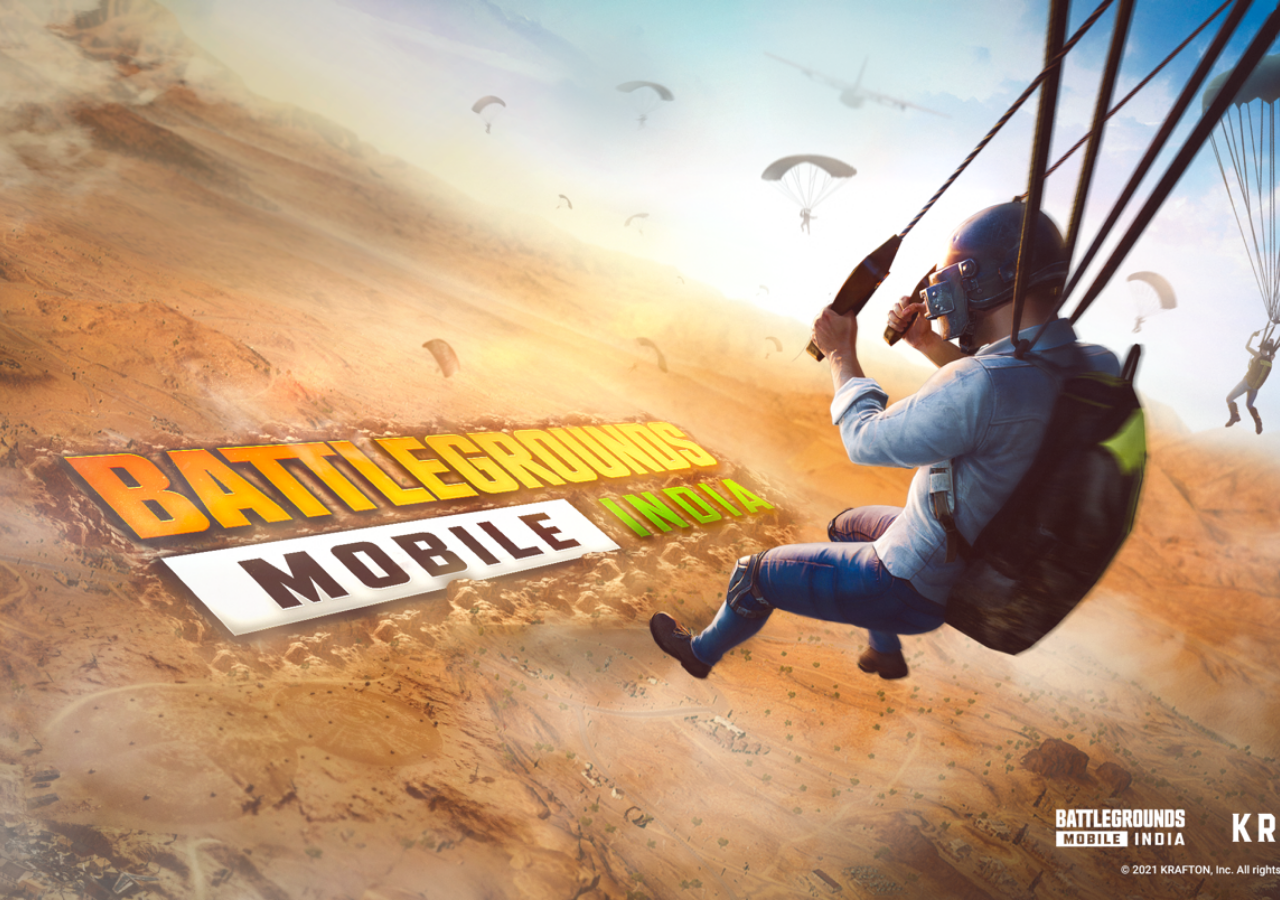
<file: Battle_Grounds/index.html>
<!DOCTYPE html>
<html lang="en">
  <head>
    <meta charset="UTF-8" />
    <meta http-equiv="X-UA-Compatible" content="IE=edge" />
    <meta name="viewport" content="width=device-width, initial-scale=1.0" />
    <title>Battle Grounds</title>
    <link rel="icon" href="./assets/aim_red.png" />
    <link rel="stylesheet" href="style.css" />
  </head>
  <body>
    <section>
      <audio class="audio" src="./assets/sound.wav" autostart="false"></audio>
    </section>

    <script src="./index.js"></script>
  </body>
</html>
</file>
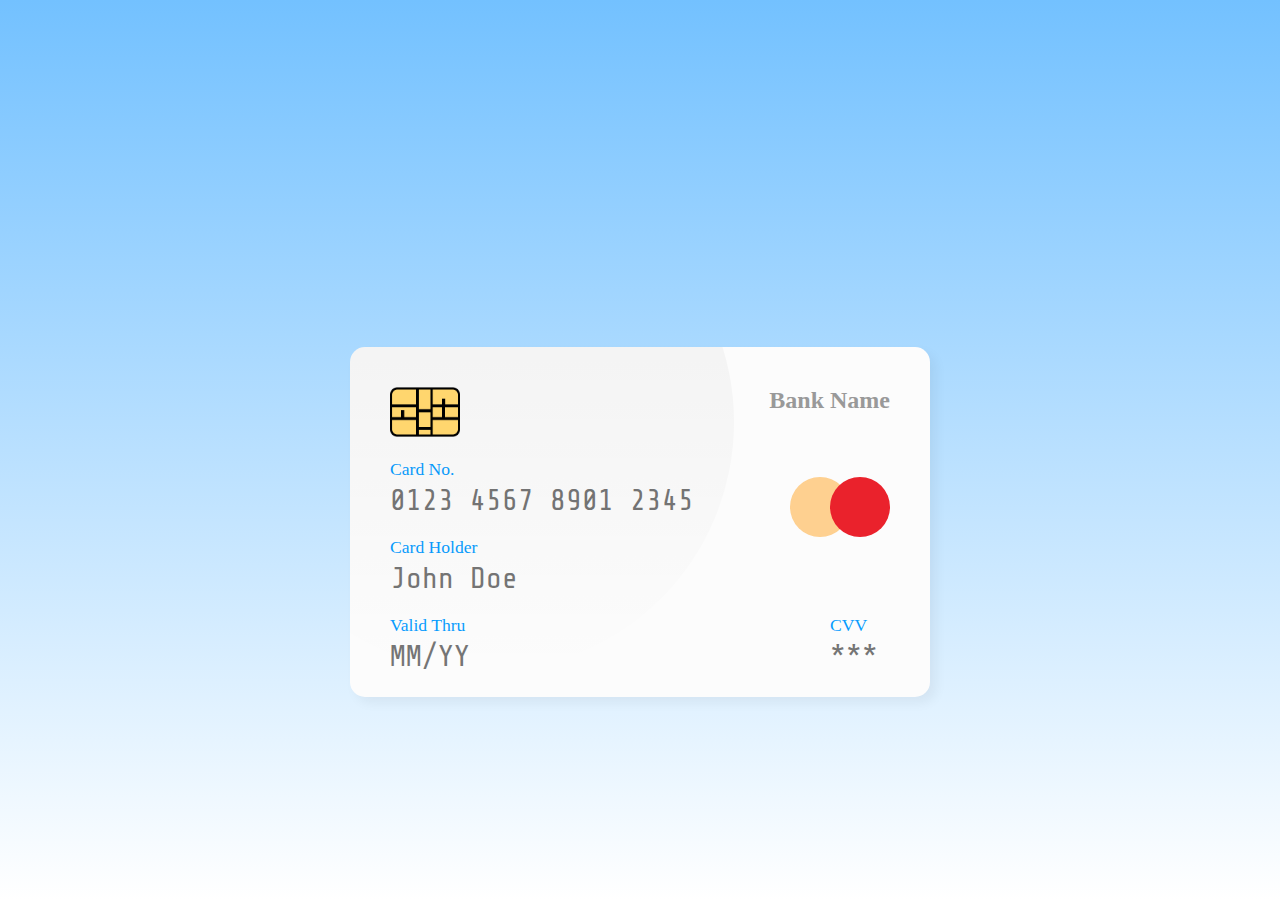
<file: Checkout_Form/index.html>
<!DOCTYPE html>
<html lang="en">
  <head>
    <meta charset="UTF-8" />
    <meta http-equiv="X-UA-Compatible" content="IE=edge" />
    <meta name="viewport" content="width=device-width, initial-scale=1.0" />
    <title>Payment Form UI Design</title>

    <link rel="stylesheet" href="style.css" />
  </head>
  <body>
    <div class="payment">
      <div class="background"></div>
      <div class="cart">
        <img class="chip" src="./chip.png" alt="" />
        <div class="logo"></div>
        <h2 class="bankName" contenteditable="true">Bank Name</h2>
        <form action="">
          <div class="inputBox">
            <span>Card No.</span>
            <input
              type="text"
              placeholder="0123 4567 8901 2345"
              maxlength="19"
            />
          </div>
          <div class="inputBox">
            <span>Card Holder</span>
            <input type="text" placeholder="John Doe" />
          </div>
          <div class="group">
            <div class="inputBox">
              <span>Valid Thru</span>
              <input type="text" placeholder="MM/YY" maxlength="5" />
            </div>
            <div class="inputBox">
              <span>CVV</span>
              <input type="password" placeholder="***" maxlength="3" />
            </div>
          </div>
        </form>
      </div>
      <button>Confirm and Pay</button>
    </div>
  </body>
</html>
</file>
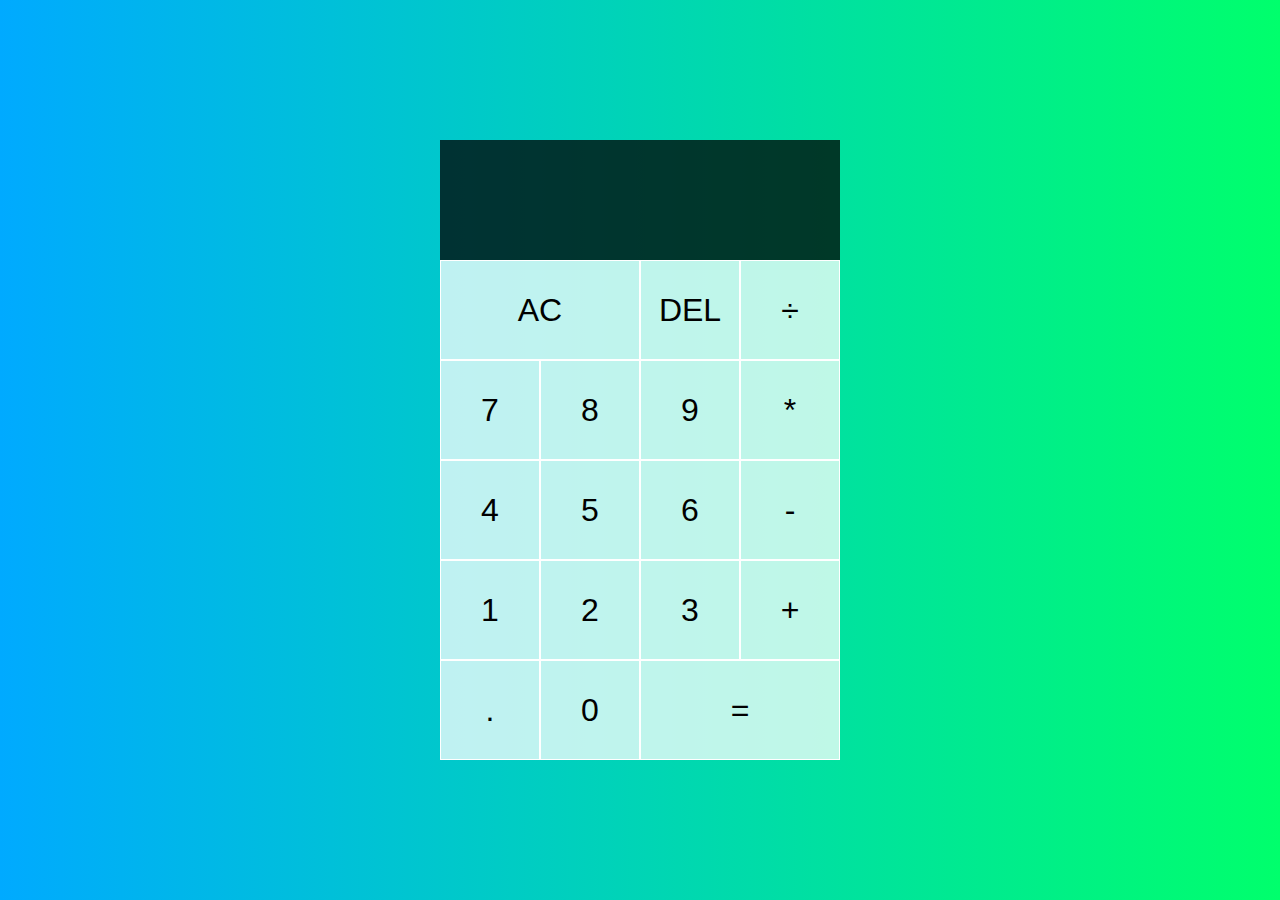
<file: JS_Calculator/index.html>
<!DOCTYPE html>
<html lang="en">

<head>
    <meta charset="UTF-8">
    <meta name="viewport" content="width=device-width, initial-scale=1.0">
    <title>Calculator</title>
    <link href="style.css" rel="stylesheet">
    <script src="script.js" defer></script>
</head>

<body>
    <div class="calculator-grid">
        <div class="output">
            <div data-previous-operand class="previous-operand"></div>
            <div data-current-operand class="current-operand"></div>
        </div>
        <button data-all-clear class="span-two">AC</button>
        <button data-delete>DEL</button>
        <button data-operation>÷</button>
        <button data-number>7</button>
        <button data-number>8</button>
        <button data-number>9</button>
        <button data-operation>*</button>
        <button data-number>4</button>
        <button data-number>5</button>
        <button data-number>6</button>
        <button data-operation>-</button>
        <button data-number>1</button>
        <button data-number>2</button>
        <button data-number>3</button>
        <button data-operation>+</button>
        <button data-number>.</button>
        <button data-number>0</button>
        <button data-equals class="span-two">=</button>
    </div>
</body>

</html>
</file>
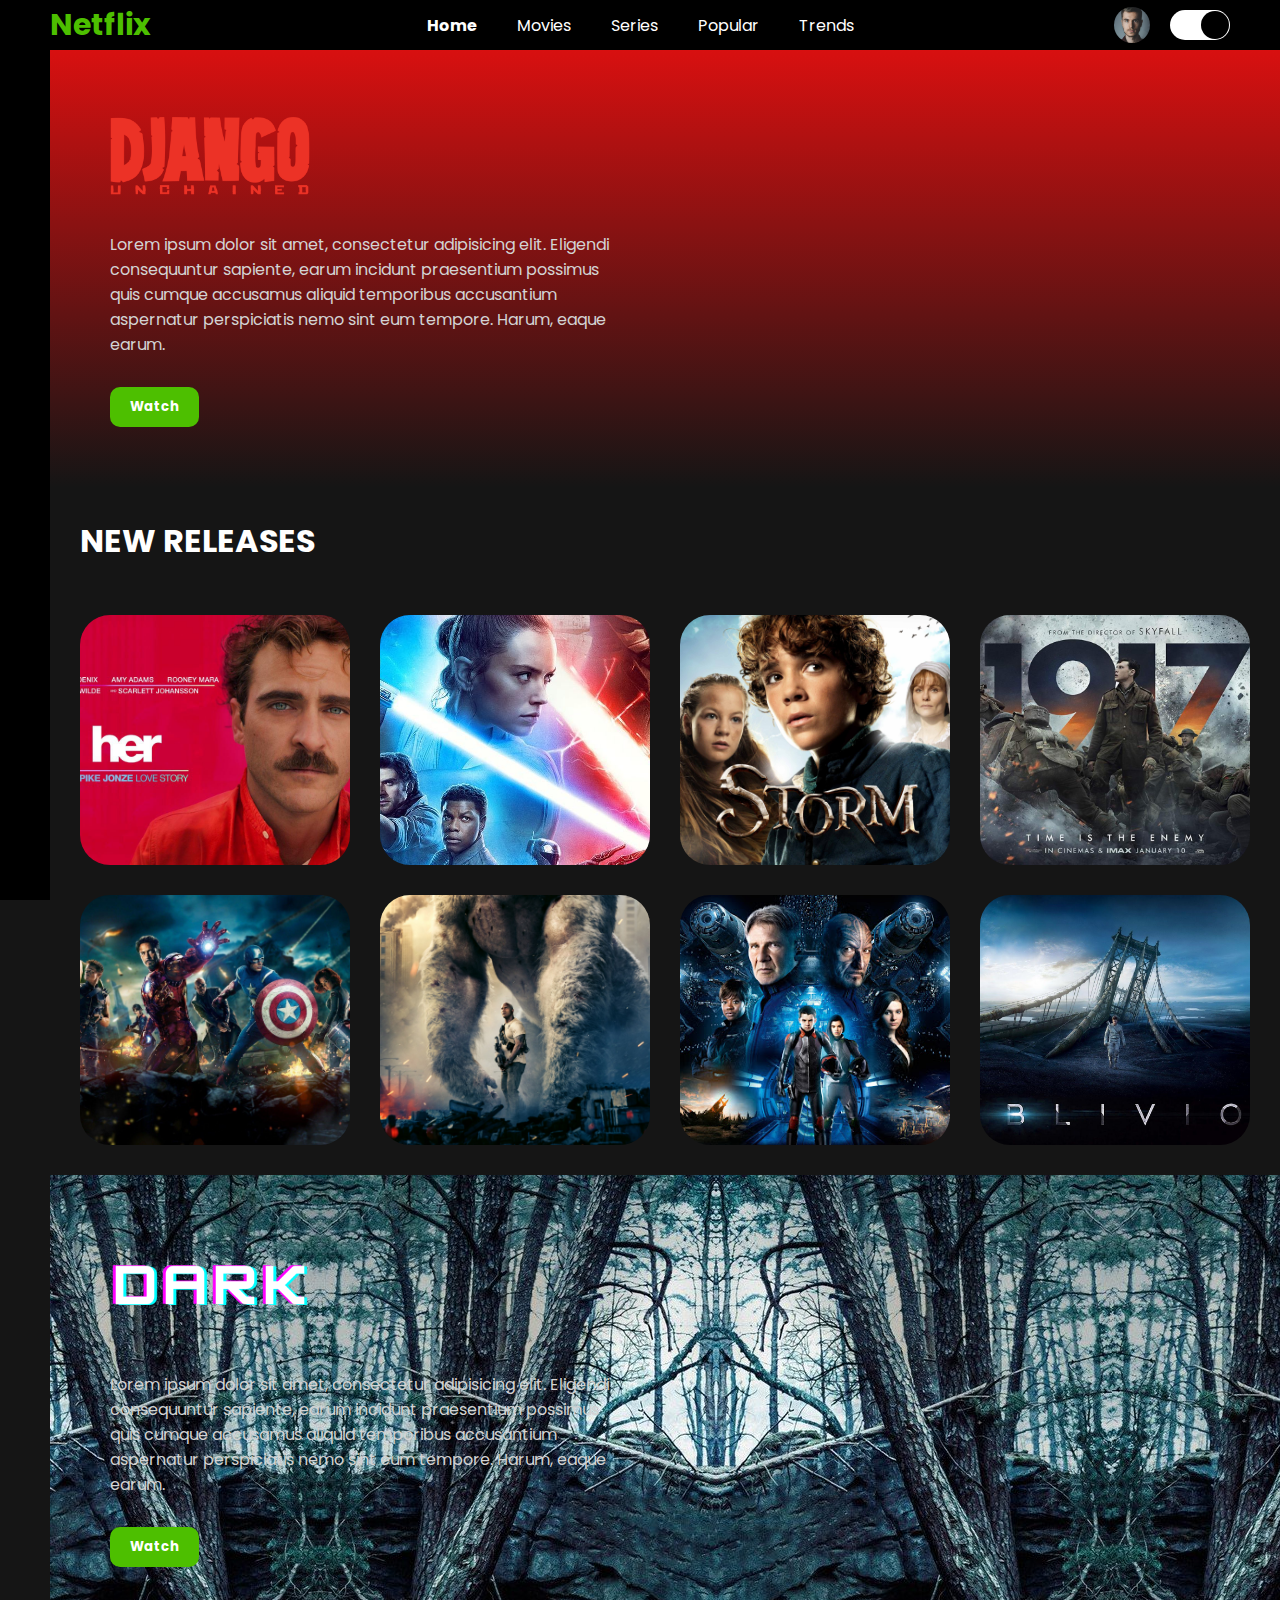
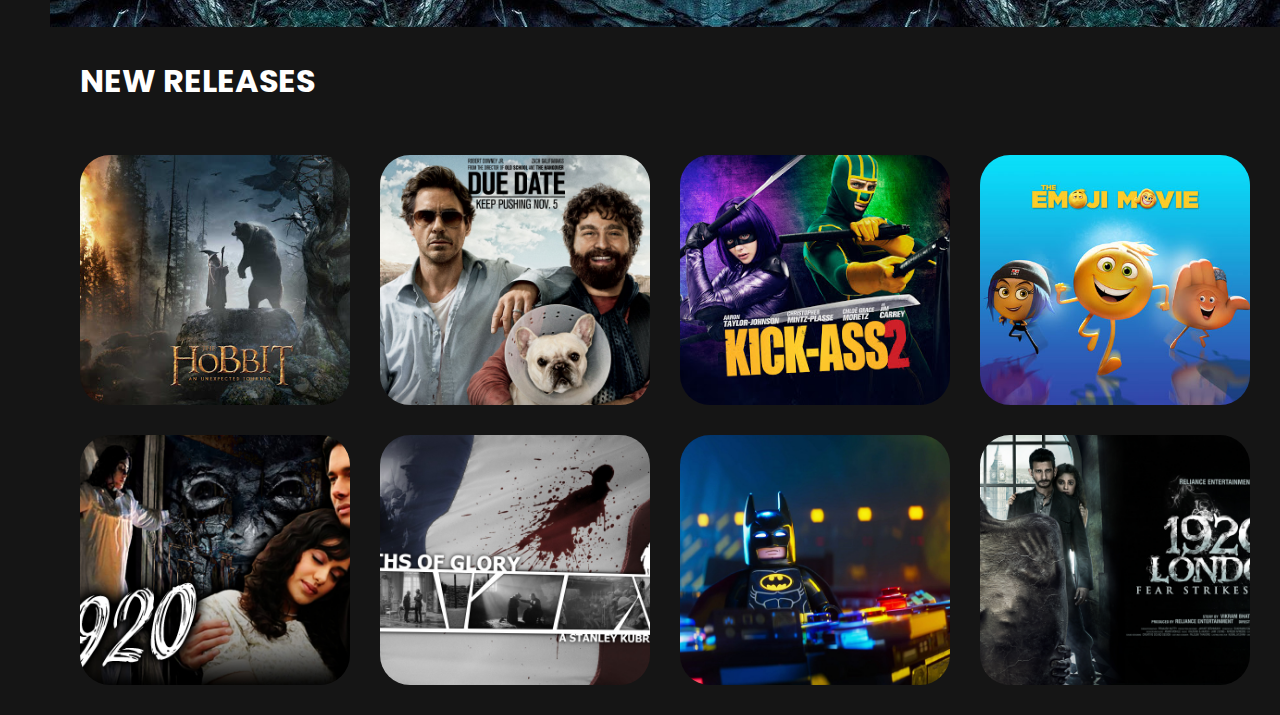
<file: Movie_Website/index.html>
<!DOCTYPE html>
<html lang="en">
  <head>
    <meta charset="UTF-8" />
    <meta http-equiv="X-UA-Compatible" content="IE=edge" />
    <meta name="viewport" content="width=device-width, initial-scale=1.0" />

    <link
      href="https://fonts.googleapis.com/css2?family=Poppins:ital,wght@0,100;0,200;0,300;0,400;0,500;0,600;0,700;0,800;0,900;1,100;1,200;1,300;1,400;1,500;1,600;1,700;1,800;1,900&display=swap"
      rel="stylesheet"
    />

    <link
      rel="stylesheet"
      href="https://cdnjs.cloudflare.com/ajax/libs/font-awesome/5.15.3/css/all.min.css"
      integrity="sha512-iBBXm8fW90+nuLcSKlbmrPcLa0OT92xO1BIsZ+ywDWZCvqsWgccV3gFoRBv0z+8dLJgyAHIhR35VZc2oM/gI1w=="
      crossorigin="anonymous"
      referrerpolicy="no-referrer"
    />

    <link rel="stylesheet" href="style.css" />
    <link rel="stylesheet" href="responsive.css" />
    <title>Movie Website</title>
  </head>
  <body>
    <div class="navbar">
      <div class="navbar-container">
        <div class="logo-container"><h1 class="logo">Netflix</h1></div>
        <div class="menu-container">
          <ul class="menu-list">
            <li class="menu-list-item active">Home</li>
            <li class="menu-list-item">Movies</li>
            <li class="menu-list-item">Series</li>
            <li class="menu-list-item">Popular</li>
            <li class="menu-list-item">Trends</li>
          </ul>
        </div>
        <div class="profile-container">
          <img src="./img/profile.jpg" alt="" class="profile-picture" />
          <div class="toggle">
            <i class="fas fa-moon toggle-icon"></i>
            <i class="fas fa-sun toggle-icon"></i>
            <div class="toggle-ball"></div>
          </div>
        </div>
      </div>
    </div>
    <div class="sidebar">
      <i class="sidebar-icon fas fa-search"></i>
      <i class="sidebar-icon fas fa-home"></i>
      <i class="sidebar-icon fas fa-users"></i>
      <i class="sidebar-icon fas fa-bookmark"></i>
      <i class="sidebar-icon fas fa-tv"></i>
      <i class="sidebar-icon fas fa-hourglass-start"></i>
      <i class="sidebar-icon fas fa-shopping-cart"></i>
    </div>

    <div class="container">
      <div class="content-container">
        <div
          class="featured-content"
          style="
            background: linear-gradient(to bottom, rgb(216, 16, 16), #151515);
          "
        >
          <img class="featured-title" src="./img/f-t-1.png" alt="" />
          <p class="featured-desc">
            Lorem ipsum dolor sit amet, consectetur adipisicing elit. Eligendi
            consequuntur sapiente, earum incidunt praesentium possimus quis
            cumque accusamus aliquid temporibus accusantium aspernatur
            perspiciatis nemo sint eum tempore. Harum, eaque earum.
          </p>
          <button class="featured-button">Watch</button>
        </div>
        <div class="movie-list-container">
          <h1 class="movie-list-title">NEW RELEASES</h1>
          <div class="movie-list-wrapper">
            <div class="movie-list">
              <div class="movie-list-item">
                <div class="img-container">
                  <img src="./img/1.jpeg" alt="img" />
                </div>
                <span>Her</span>
                <p>
                  Lorem ipsum dolor sit amet consectetur adipisicing elit.
                  Maxime minus eos explicabo modi, debitis aliquam.
                </p>
                <button>Watch</button>
              </div>
              <div class="movie-list-item">
                <div class="img-container">
                  <img src="./img/2.jpeg" alt="img" />
                </div>
                <span>Black</span>
                <p>
                  Lorem ipsum dolor sit amet consectetur adipisicing elit.
                  Maxime minus eos explicabo modi, debitis aliquam.
                </p>
                <button>Watch</button>
              </div>
              <div class="movie-list-item">
                <div class="img-container">
                  <img src="./img/3.jpg" alt="img" />
                </div>
                <span>Storm</span>
                <p>
                  Lorem ipsum dolor sit amet consectetur adipisicing elit.
                  Maxime minus eos explicabo modi, debitis aliquam.
                </p>
                <button>Watch</button>
              </div>
              <div class="movie-list-item">
                <div class="img-container">
                  <img src="./img/4.jpg" alt="img" />
                </div>
                <span>1917</span>
                <p>
                  Lorem ipsum dolor sit amet consectetur adipisicing elit.
                  Maxime minus eos explicabo modi, debitis aliquam.
                </p>
                <button>Watch</button>
              </div>
              <div class="movie-list-item">
                <div class="img-container">
                  <img src="./img/5.jpg" alt="img" />
                </div>
                <span>Iron Man</span>
                <p>
                  Lorem ipsum dolor sit amet consectetur adipisicing elit.
                  Maxime minus eos explicabo modi, debitis aliquam.
                </p>
                <button>Watch</button>
              </div>
              <div class="movie-list-item">
                <div class="img-container">
                  <img src="./img/6.jpg" alt="img" />
                </div>
                <span>Kong</span>
                <p>
                  Lorem ipsum dolor sit amet consectetur adipisicing elit.
                  Maxime minus eos explicabo modi, debitis aliquam.
                </p>
                <button>Watch</button>
              </div>
              <div class="movie-list-item">
                <div class="img-container">
                  <img src="./img/7.jpg" alt="img" />
                </div>
                <span>Planet</span>
                <p>
                  Lorem ipsum dolor sit amet consectetur adipisicing elit.
                  Maxime minus eos explicabo modi, debitis aliquam.
                </p>
                <button>Watch</button>
              </div>
              <div class="movie-list-item">
                <div class="img-container">
                  <img src="./img/8.jpg" alt="img" />
                </div>
                <span>Oblivion</span>
                <p>
                  Lorem ipsum dolor sit amet consectetur adipisicing elit.
                  Maxime minus eos explicabo modi, debitis aliquam.
                </p>
                <button>Watch</button>
              </div>
            </div>
          </div>
        </div>
        <div class="featured-content" style="background: url('./img/f-2.jpg')">
          <img class="featured-title" src="./img/f-t-2.png" alt="" />
          <p class="featured-desc">
            Lorem ipsum dolor sit amet, consectetur adipisicing elit. Eligendi
            consequuntur sapiente, earum incidunt praesentium possimus quis
            cumque accusamus aliquid temporibus accusantium aspernatur
            perspiciatis nemo sint eum tempore. Harum, eaque earum.
          </p>
          <button class="featured-button">Watch</button>
        </div>

        <div class="movie-list-container">
          <h1 class="movie-list-title">NEW RELEASES</h1>
          <div class="movie-list-wrapper">
            <div class="movie-list">
              <div class="movie-list-item">
                <div class="img-container">
                  <img src="./img/9.jpg" alt="img" />
                </div>
                <span>Hobbit</span>
                <p>
                  Lorem ipsum dolor sit amet consectetur adipisicing elit.
                  Maxime minus eos explicabo modi, debitis aliquam.
                </p>
                <button>Watch</button>
              </div>
              <div class="movie-list-item">
                <div class="img-container">
                  <img src="./img/10.jpg" alt="img" />
                </div>
                <span>Duo Date</span>
                <p>
                  Lorem ipsum dolor sit amet consectetur adipisicing elit.
                  Maxime minus eos explicabo modi, debitis aliquam.
                </p>
                <button>Watch</button>
              </div>
              <div class="movie-list-item">
                <div class="img-container">
                  <img src="./img/11.jpg" alt="img" />
                </div>
                <span>Kick-ass 2</span>
                <p>
                  Lorem ipsum dolor sit amet consectetur adipisicing elit.
                  Maxime minus eos explicabo modi, debitis aliquam.
                </p>
                <button>Watch</button>
              </div>
              <div class="movie-list-item">
                <div class="img-container">
                  <img src="./img/12.jpg" alt="img" />
                </div>
                <span>The Emoji</span>
                <p>
                  Lorem ipsum dolor sit amet consectetur adipisicing elit.
                  Maxime minus eos explicabo modi, debitis aliquam.
                </p>
                <button>Watch</button>
              </div>
              <div class="movie-list-item">
                <div class="img-container">
                  <img src="./img/13.jpg" alt="img" />
                </div>
                <span>1920</span>
                <p>
                  Lorem ipsum dolor sit amet consectetur adipisicing elit.
                  Maxime minus eos explicabo modi, debitis aliquam.
                </p>
                <button>Watch</button>
              </div>
              <div class="movie-list-item">
                <div class="img-container">
                  <img src="./img/14.jpg" alt="img" />
                </div>
                <span>Paths of Glory</span>
                <p>
                  Lorem ipsum dolor sit amet consectetur adipisicing elit.
                  Maxime minus eos explicabo modi, debitis aliquam.
                </p>
                <button>Watch</button>
              </div>
              <div class="movie-list-item">
                <div class="img-container">
                  <img src="./img/15.jpg" alt="img" />
                </div>
                <span>Bat man</span>
                <p>
                  Lorem ipsum dolor sit amet consectetur adipisicing elit.
                  Maxime minus eos explicabo modi, debitis aliquam.
                </p>
                <button>Watch</button>
              </div>
              <div class="movie-list-item">
                <div class="img-container">
                  <img src="./img/16.jpg" alt="img" />
                </div>
                <span>1920 London</span>
                <p>
                  Lorem ipsum dolor sit amet consectetur adipisicing elit.
                  Maxime minus eos explicabo modi, debitis aliquam.
                </p>
                <button>Watch</button>
              </div>
            </div>
          </div>
        </div>
      </div>
    </div>

    <script src="./index.js"></script>
  </body>
</html>
</file>
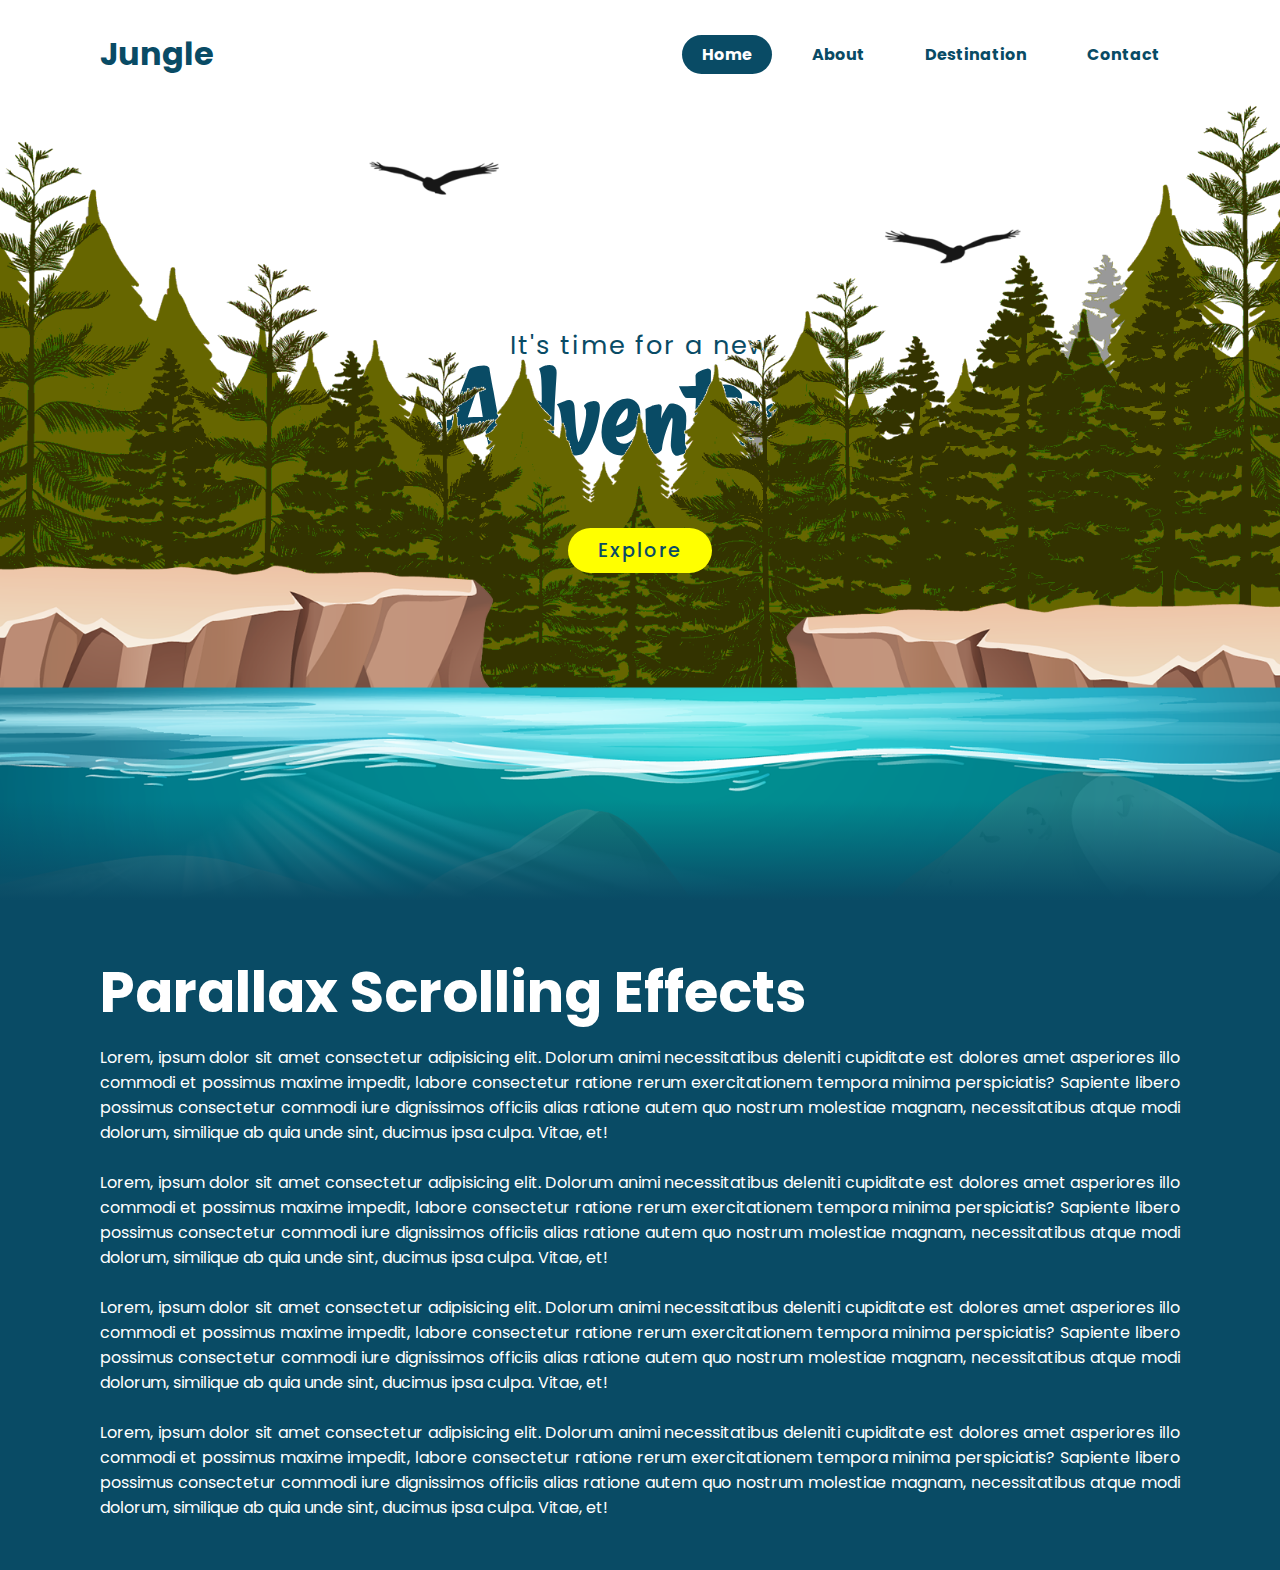
<file: Parallax_Scrolling/index.html>
<!DOCTYPE html>
<html lang="en">

<head>
  <meta charset="UTF-8" />
  <meta http-equiv="X-UA-Compatible" content="IE=edge" />
  <meta name="viewport" content="width=device-width, initial-scale=1.0" />
  <title>Parallax Sctrolling Website</title>
  <link rel="stylesheet" href="style.css" />
  <link rel="icon" href="./images/logo.png" />
</head>

<body>
  <header>
    <a href="#" class="logo">Jungle</a>
    <ul>
      <li><a href="#" class="active">Home</a></li>
      <li><a href="#">About</a></li>
      <li><a href="#">Destination</a></li>
      <li><a href="#">Contact</a></li>
    </ul>
  </header>

  <section>
    <h2 class="text">
      <span>It's time for a new</span>
      <br />
      Adventure
    </h2>

    <img id="bird1" src="./images/bird1.png" alt="bird1">
    <img id="bird2" src="./images/bird2.png" alt="bird2">
    <img id="forest" src="./images/forest.png" alt="forest">

    <a href="#" class="btn">Explore</a>

    <img id="rocks" src="./images/rocks.png" alt="rocks">
    <img id="water" src="./images/water.png" alt="water">
  </section>

  <div id="sec">
    <h2>Parallax Scrolling Effects</h2>
    <p>
      Lorem, ipsum dolor sit amet consectetur adipisicing elit. Dolorum animi
      necessitatibus deleniti cupiditate est dolores amet asperiores illo
      commodi et possimus maxime impedit, labore consectetur ratione rerum
      exercitationem tempora minima perspiciatis? Sapiente libero possimus
      consectetur commodi iure dignissimos officiis alias ratione autem quo
      nostrum molestiae magnam, necessitatibus atque modi dolorum, similique
      ab quia unde sint, ducimus ipsa culpa. Vitae, et!
    </p>
    <br />
    <p>
      Lorem, ipsum dolor sit amet consectetur adipisicing elit. Dolorum animi
      necessitatibus deleniti cupiditate est dolores amet asperiores illo
      commodi et possimus maxime impedit, labore consectetur ratione rerum
      exercitationem tempora minima perspiciatis? Sapiente libero possimus
      consectetur commodi iure dignissimos officiis alias ratione autem quo
      nostrum molestiae magnam, necessitatibus atque modi dolorum, similique
      ab quia unde sint, ducimus ipsa culpa. Vitae, et!
    </p>
    <br />
    <p>
      Lorem, ipsum dolor sit amet consectetur adipisicing elit. Dolorum animi
      necessitatibus deleniti cupiditate est dolores amet asperiores illo
      commodi et possimus maxime impedit, labore consectetur ratione rerum
      exercitationem tempora minima perspiciatis? Sapiente libero possimus
      consectetur commodi iure dignissimos officiis alias ratione autem quo
      nostrum molestiae magnam, necessitatibus atque modi dolorum, similique
      ab quia unde sint, ducimus ipsa culpa. Vitae, et!
    </p>
    <br />
    <p>
      Lorem, ipsum dolor sit amet consectetur adipisicing elit. Dolorum animi
      necessitatibus deleniti cupiditate est dolores amet asperiores illo
      commodi et possimus maxime impedit, labore consectetur ratione rerum
      exercitationem tempora minima perspiciatis? Sapiente libero possimus
      consectetur commodi iure dignissimos officiis alias ratione autem quo
      nostrum molestiae magnam, necessitatibus atque modi dolorum, similique
      ab quia unde sint, ducimus ipsa culpa. Vitae, et!
    </p>
  </div>

  <script src="./index.js"></script>
</body>

</html>
</file>
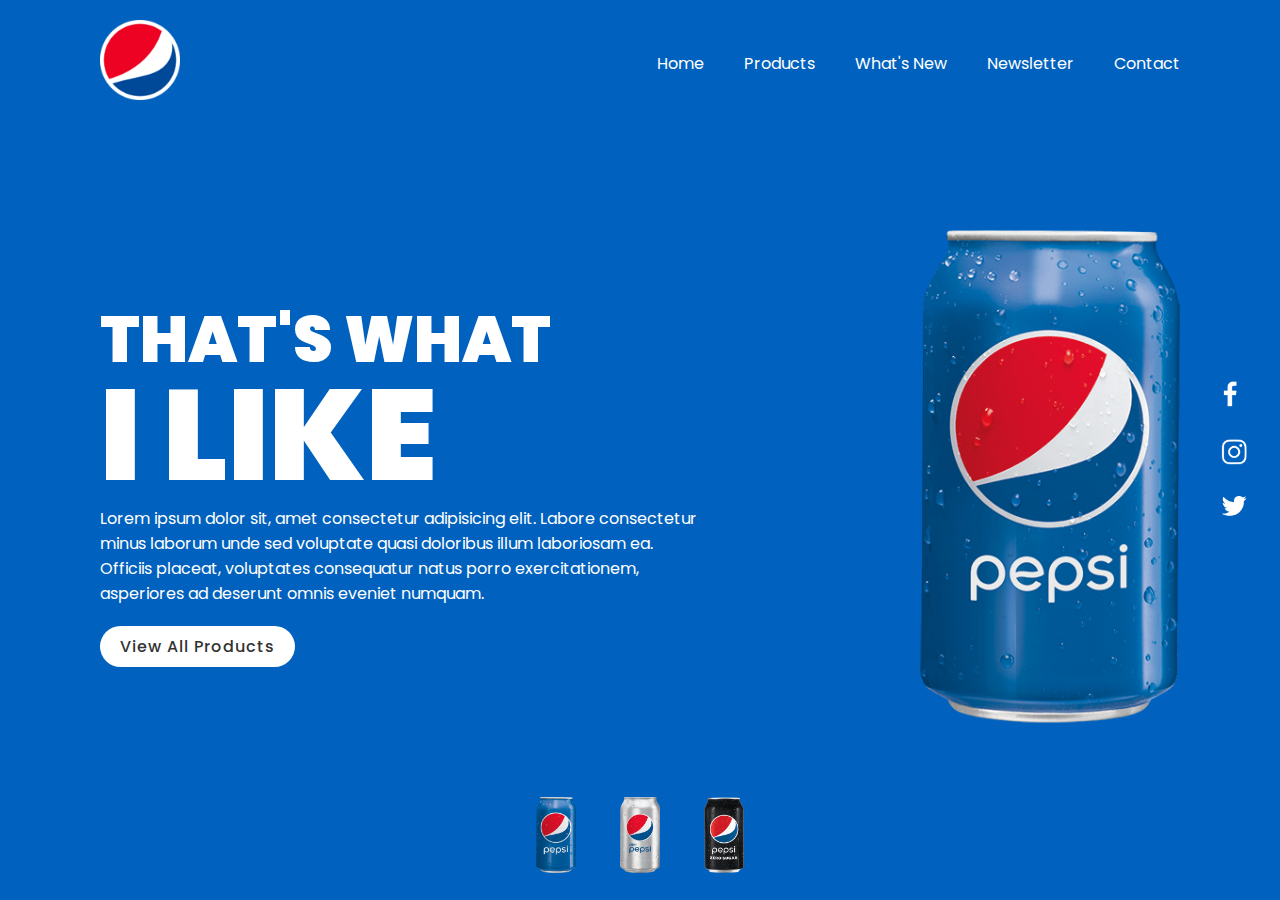
<file: Pepsi_Landing_Page/index.html>
<!DOCTYPE html>
<html lang="en">
  <head>
    <meta charset="UTF-8" />
    <meta http-equiv="X-UA-Compatible" content="IE=edge" />
    <meta name="viewport" content="width=device-width, initial-scale=1.0" />
    <title>Pepsi Landing Page</title>
    <link rel="stylesheet" href="style.css" />
    <link rel="icon" href="./images/logo.png" />
  </head>
  <body>
    <section>
      <header>
        <a class="logo" href="#"><img src="./images/logo.png" alt="logo" /></a>
        <ul>
          <li><a href="#">Home</a></li>
          <li><a href="#">Products</a></li>
          <li><a href="#">What's New</a></li>
          <li><a href="#">Newsletter</a></li>
          <li><a href="#">Contact</a></li>
        </ul>
      </header>

      <div class="content">
        <div class="text-box">
          <h2>That's What<br /><span>I like</span></h2>
          <p>
            Lorem ipsum dolor sit, amet consectetur adipisicing elit. Labore
            consectetur minus laborum unde sed voluptate quasi doloribus illum
            laboriosam ea. Officiis placeat, voluptates consequatur natus porro
            exercitationem, asperiores ad deserunt omnis eveniet numquam.
          </p>
          <a href="#">View All Products</a>
        </div>

        <div class="img-box">
          <img class="image" src="./images/pepsi001.png" alt="img" />
        </div>
      </div>

      <div class="thumb">
        <ul>
          <li><img src="./images/pepsi001.png" alt="img" onclick="changeImage('./images/pepsi001.png'); changeBackground('#0062be');"/></li>
          <li><img src="./images/pepsi002.png" alt="img" onclick="changeImage('./images/pepsi002.png'); changeBackground('#e60c2c');"/></li>
          <li><img src="./images/pepsi003.png" alt="img" onclick="changeImage('./images/pepsi003.png'); changeBackground('#1e1e1e');"/></li>
        </ul>
      </div>

      <div class="contact">
        <ul>
          <li>
            <a href="#"><img src="./images/facebook.png" alt="" /></a>
          </li>
          <li>
            <a href="#"><img src="./images/instagram.png" alt="" /></a>
          </li>
          <li>
            <a href="#"><img src="./images/twitter.png" alt="" /></a>
          </li>
        </ul>
      </div>
    </section>
    
    <script src="./index.js"></script>
  </body>
</html>
</file>
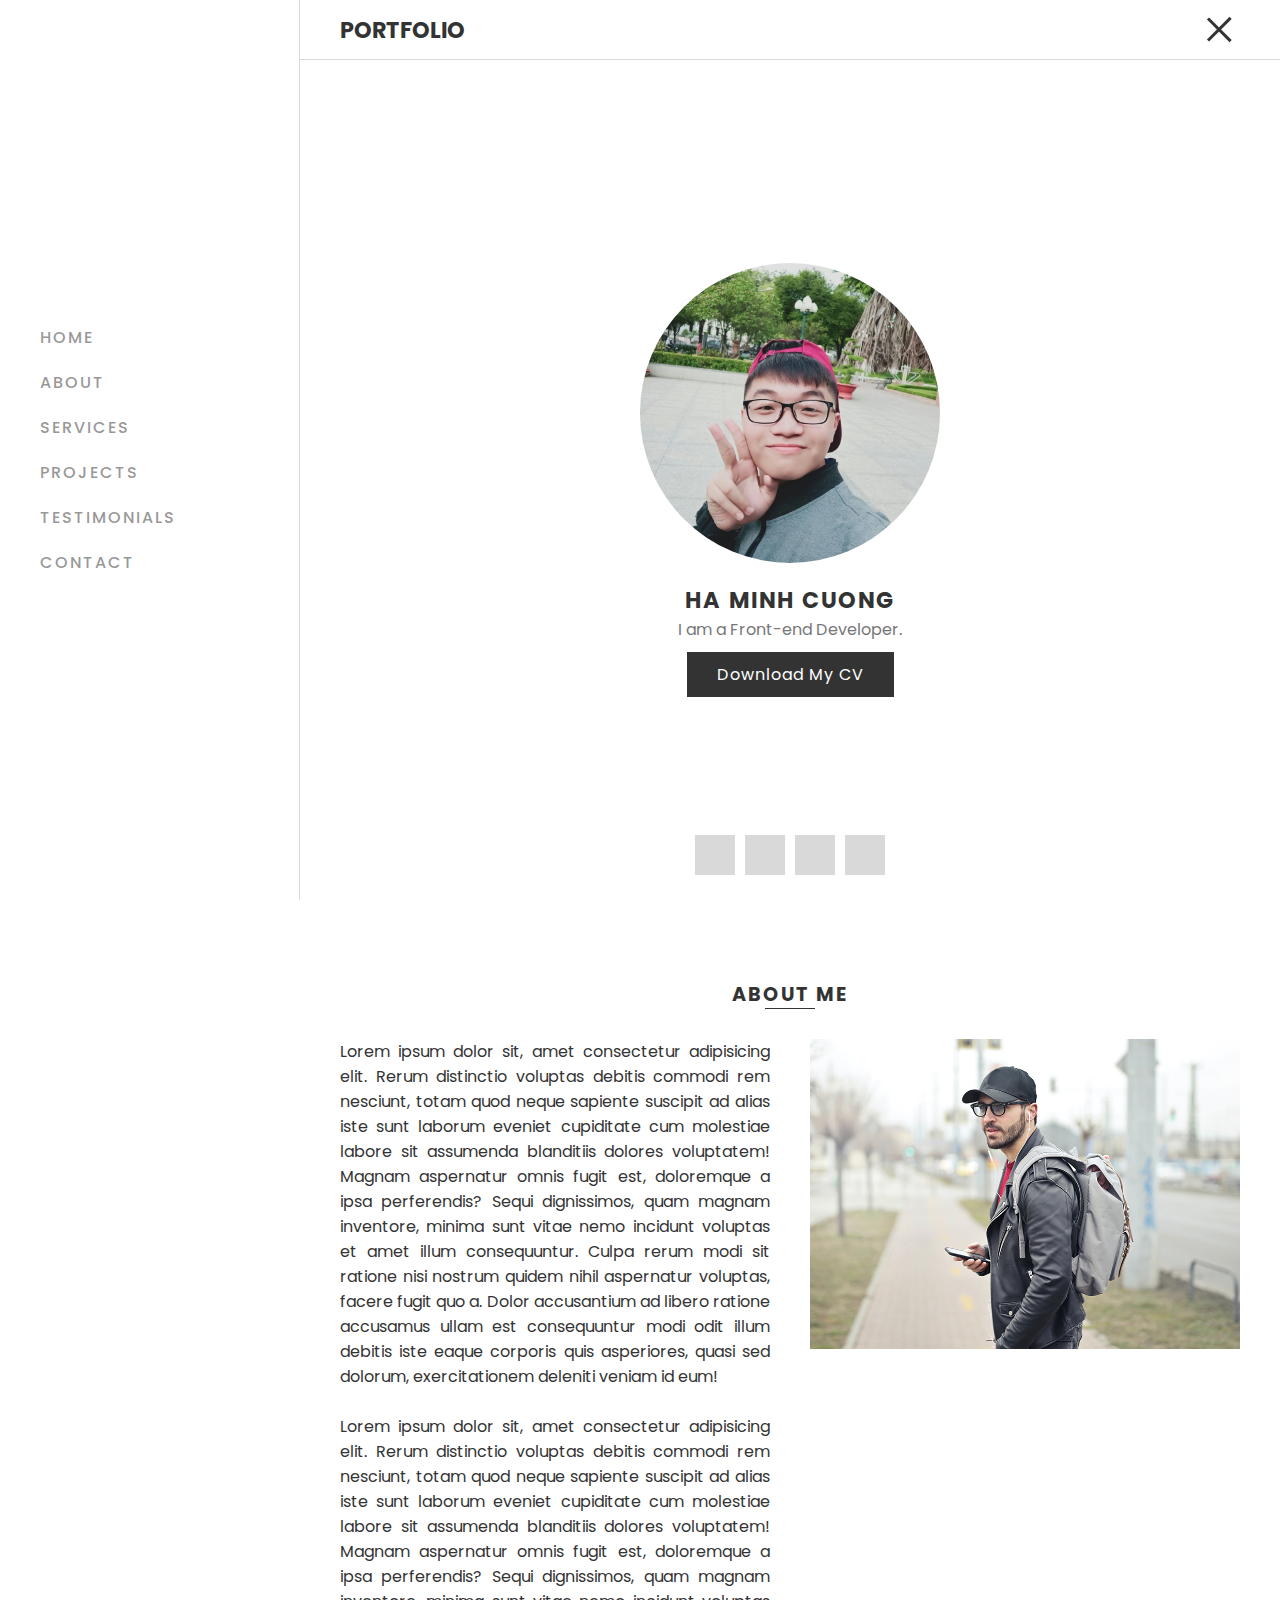
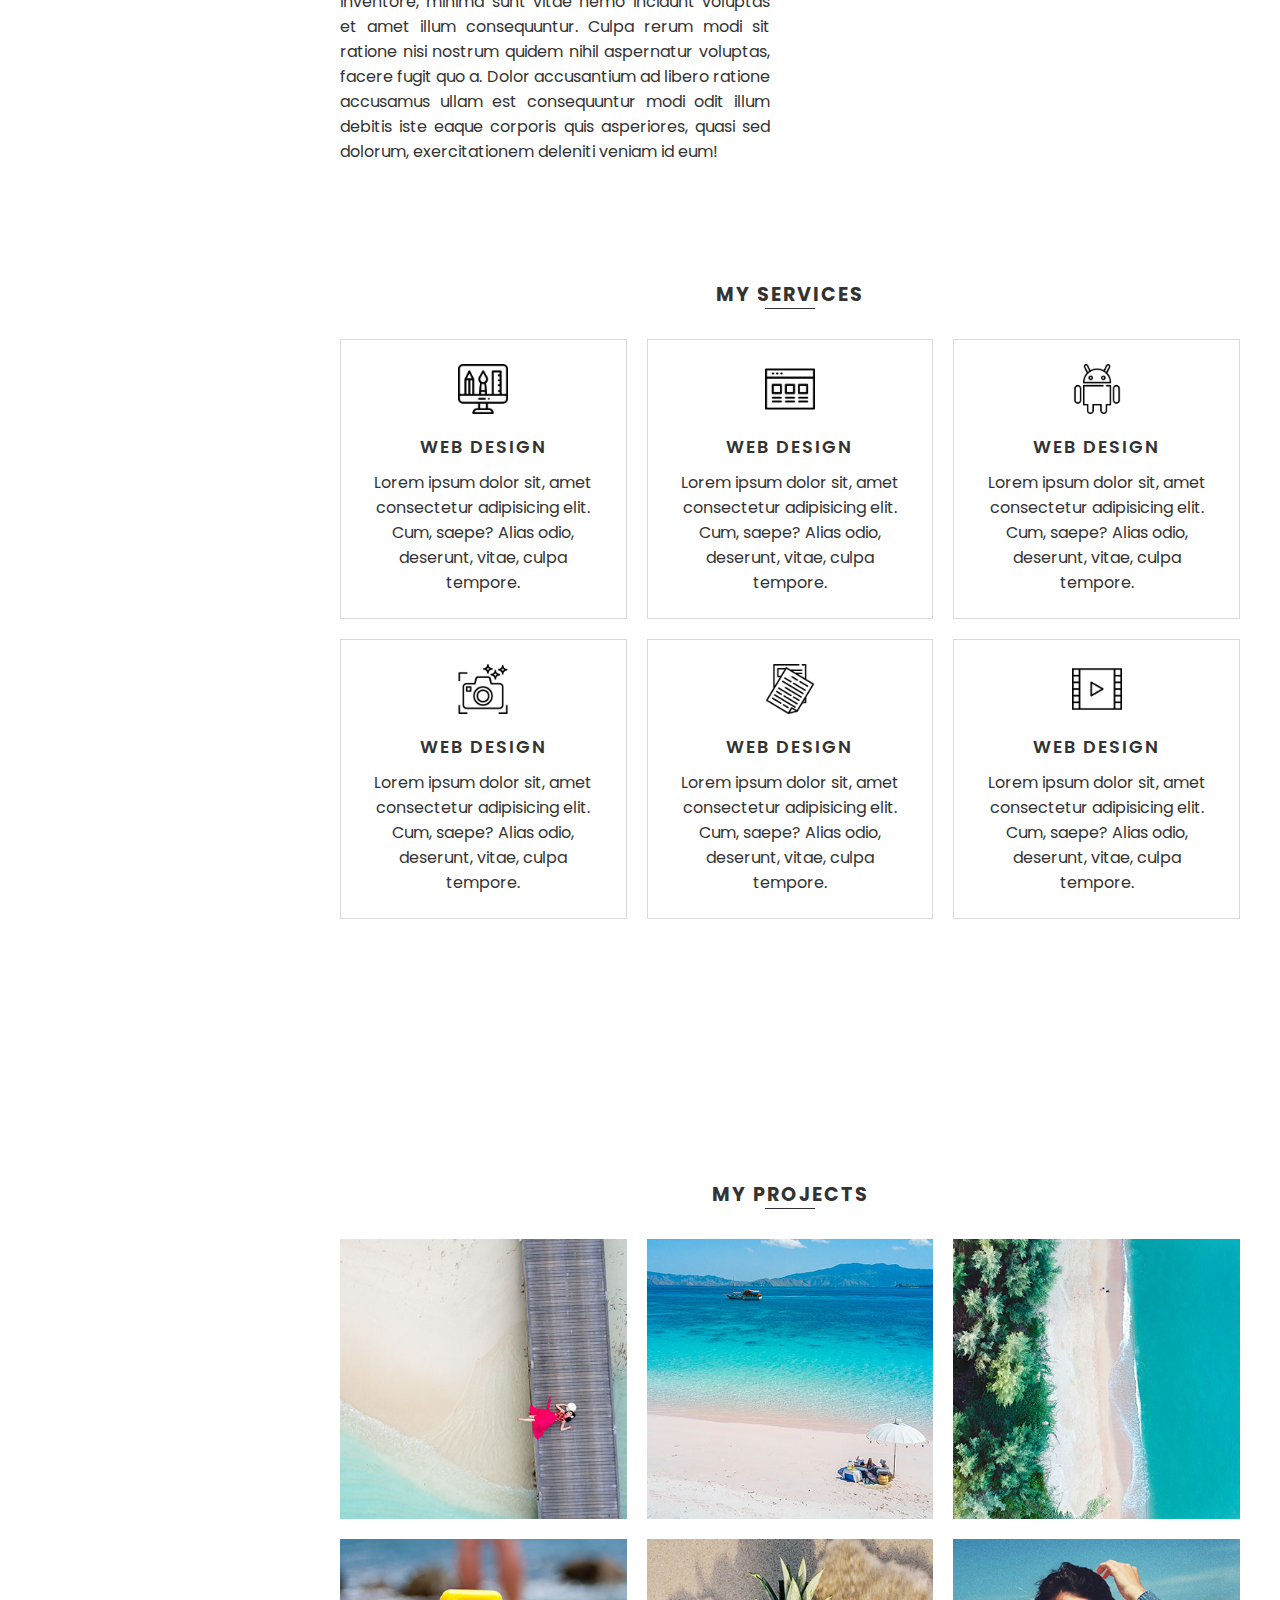
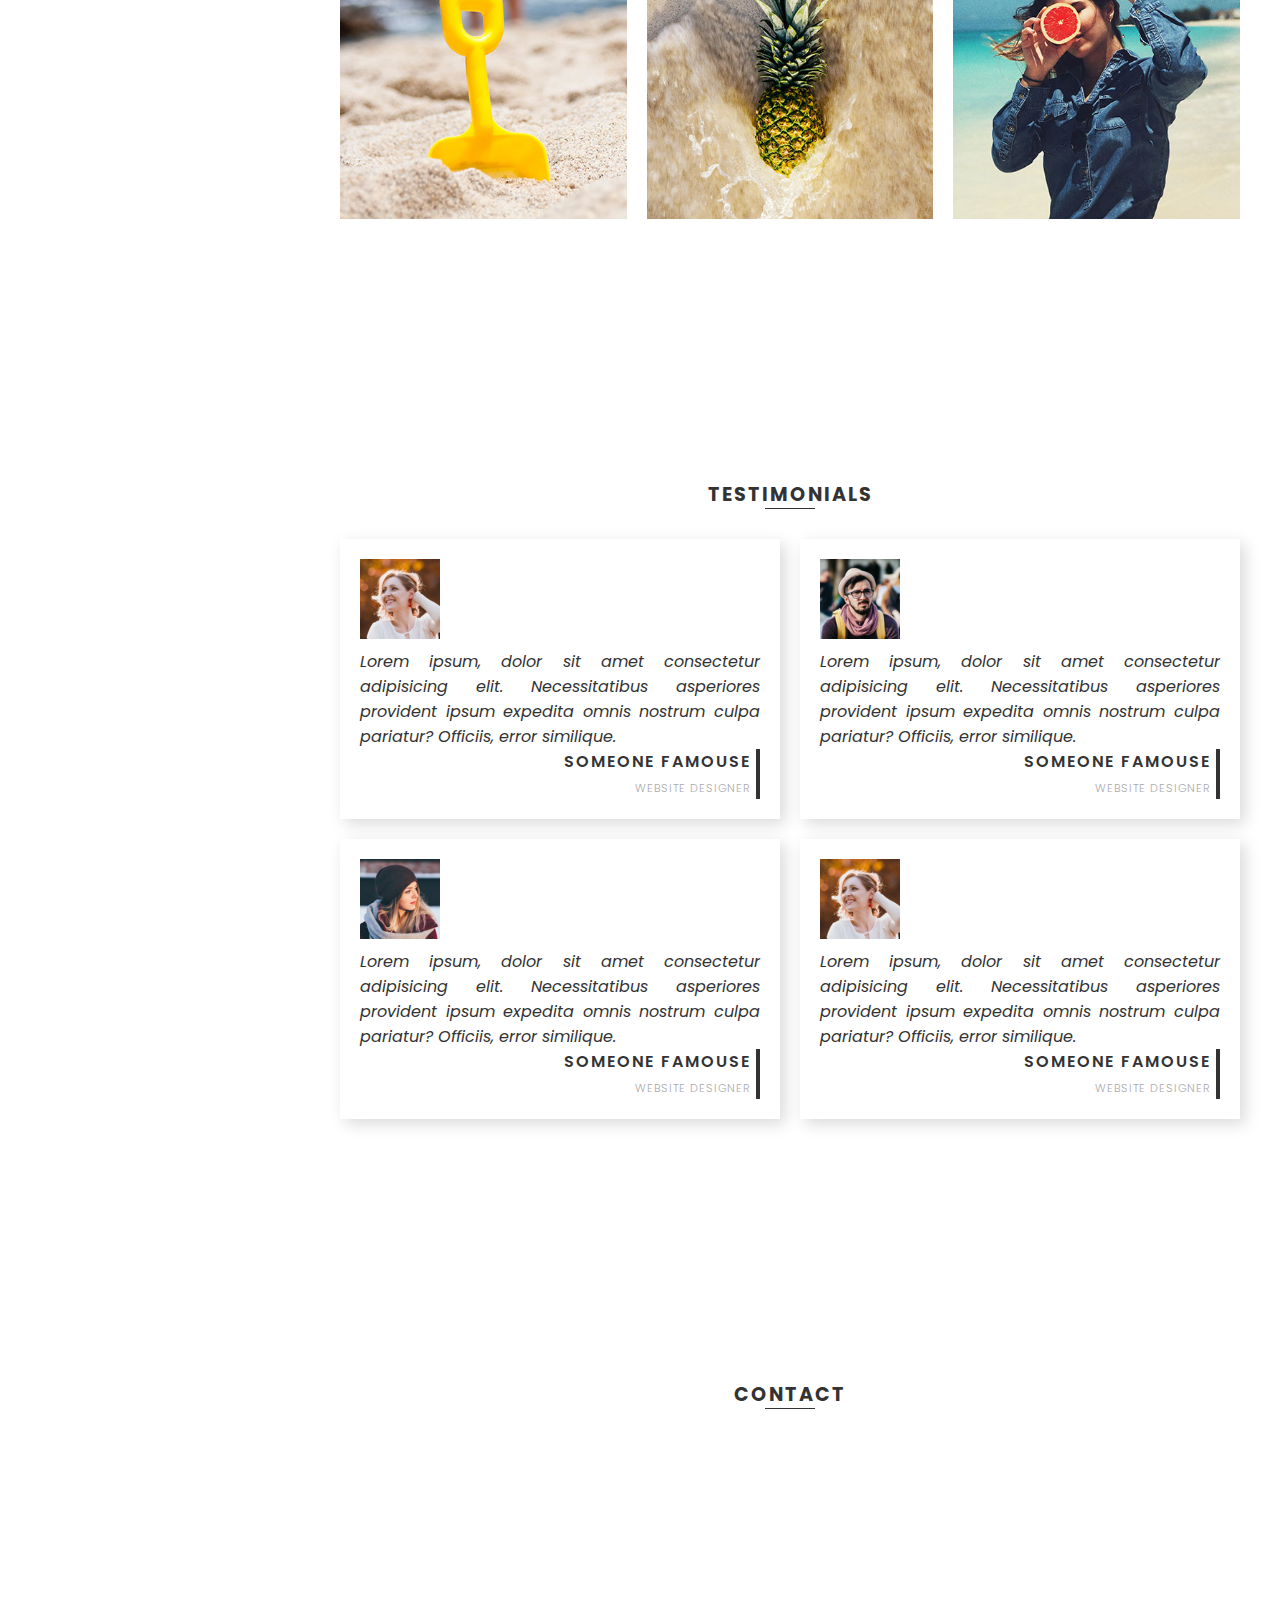
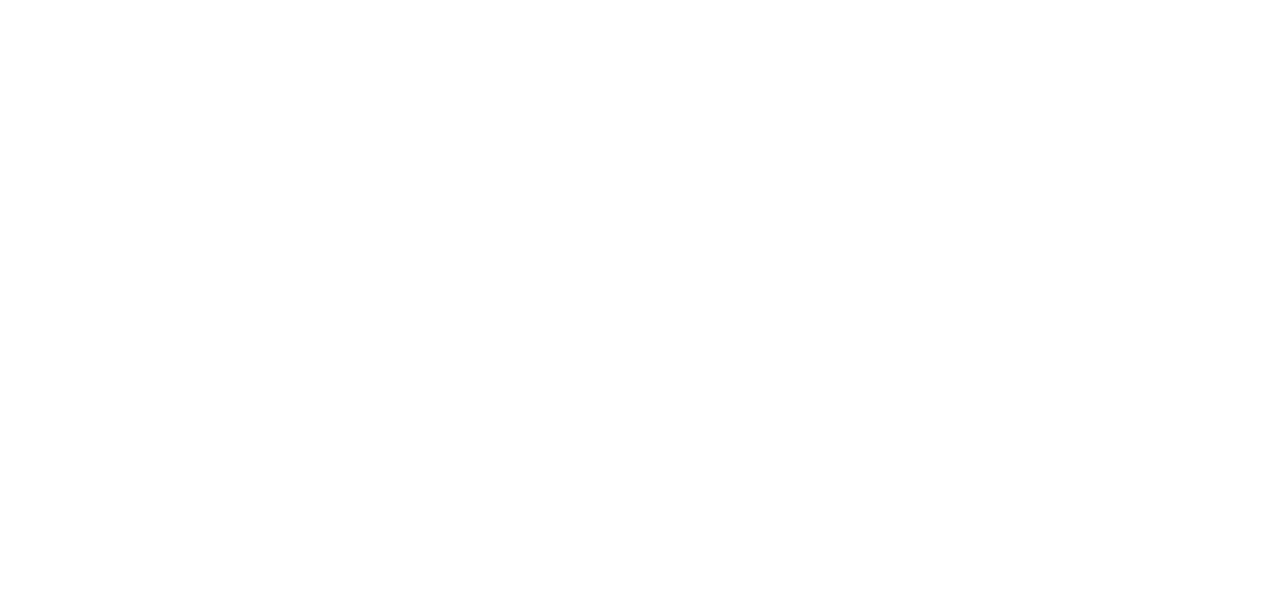
<file: Portfolio/index.html>
<!DOCTYPE html>
<html lang="en">
  <head>
    <meta charset="UTF-8" />
    <meta http-equiv="X-UA-Compatible" content="IE=edge" />
    <meta name="viewport" content="width=device-width, initial-scale=1.0" />

    <!-- Google Font -->
    <link
      href="https://fonts.googleapis.com/css2?family=Poppins:ital,wght@0,100;0,200;0,300;0,400;0,500;0,600;0,700;0,800;0,900;1,100;1,200;1,300;1,400;1,500;1,600;1,700;1,800;1,900&display=swap"
      rel="stylesheet"
    />
    <!--  -->

    <!-- Font Awesome -->
    <link
      rel="stylesheet"
      href="https://cdnjs.cloudflare.com/ajax/libs/font-awesome/5.15.3/css/all.min.css"
      integrity="sha512-iBBXm8fW90+nuLcSKlbmrPcLa0OT92xO1BIsZ+ywDWZCvqsWgccV3gFoRBv0z+8dLJgyAHIhR35VZc2oM/gI1w=="
      crossorigin="anonymous"
      referrerpolicy="no-referrer"
    />
    <!--  -->

    <link rel="stylesheet" href="style.css" />
    <title>Portfolio</title>
  </head>
  <body>
    <div class="container">
      <div class="navigation">
        <ul>
          <li><a href="#banner">Home</a></li>
          <li><a href="#about">About</a></li>
          <li><a href="#services">Services</a></li>
          <li><a href="#projects">Projects</a></li>
          <li><a href="#testimonials">Testimonials</a></li>
          <li><a href="#contact">Contact</a></li>
        </ul>
      </div>

      <div class="main">
        <!-- Topbar -->
        <div class="topbar">
          <a href="#" class="logo">Portfolio</a>
          <div class="toggle active">
            <div class="line"></div>
            <div class="line"></div>
            <div class="line"></div>
          </div>
        </div>
        <!--  -->

        <!-- Banner -->
        <section class="banner" id="banner">
          <div class="content">
            <div class="imgBox">
              <img src="./images/avt.jpg" alt="" />
            </div>
            <h3>Ha Minh Cuong</h3>
            <p>I am a Front-end Developer.</p>
            <a href="#" class="btn">Download My CV</a>
            <ul class="socialMedia">
              <li>
                <a href="#"
                  ><i class="fab fa-facebook" aria-hidden="true"></i
                ></a>
              </li>
              <li>
                <a href="#"
                  ><i class="fab fa-twitter" aria-hidden="true"></i
                ></a>
              </li>
              <li>
                <a href="#"
                  ><i class="fab fa-linkedin" aria-hidden="true"></i
                ></a>
              </li>
              <li>
                <a href="#"
                  ><i class="fab fa-instagram" aria-hidden="true"></i
                ></a>
              </li>
            </ul>
          </div>
        </section>
        <!-- / -->

        <!-- About -->
        <section class="about adjust" id="about">
          <div class="title">
            <h2>About Me</h2>
          </div>
          <div class="content">
            <div class="textBox">
              <p>
                Lorem ipsum dolor sit, amet consectetur adipisicing elit. Rerum
                distinctio voluptas debitis commodi rem nesciunt, totam quod
                neque sapiente suscipit ad alias iste sunt laborum eveniet
                cupiditate cum molestiae labore sit assumenda blanditiis dolores
                voluptatem! Magnam aspernatur omnis fugit est, doloremque a ipsa
                perferendis? Sequi dignissimos, quam magnam inventore, minima
                sunt vitae nemo incidunt voluptas et amet illum consequuntur.
                Culpa rerum modi sit ratione nisi nostrum quidem nihil
                aspernatur voluptas, facere fugit quo a. Dolor accusantium ad
                libero ratione accusamus ullam est consequuntur modi odit illum
                debitis iste eaque corporis quis asperiores, quasi sed dolorum,
                exercitationem deleniti veniam id eum!
              </p>
              <br />
              <p>
                Lorem ipsum dolor sit, amet consectetur adipisicing elit. Rerum
                distinctio voluptas debitis commodi rem nesciunt, totam quod
                neque sapiente suscipit ad alias iste sunt laborum eveniet
                cupiditate cum molestiae labore sit assumenda blanditiis dolores
                voluptatem! Magnam aspernatur omnis fugit est, doloremque a ipsa
                perferendis? Sequi dignissimos, quam magnam inventore, minima
                sunt vitae nemo incidunt voluptas et amet illum consequuntur.
                Culpa rerum modi sit ratione nisi nostrum quidem nihil
                aspernatur voluptas, facere fugit quo a. Dolor accusantium ad
                libero ratione accusamus ullam est consequuntur modi odit illum
                debitis iste eaque corporis quis asperiores, quasi sed dolorum,
                exercitationem deleniti veniam id eum!
              </p>
            </div>

            <div class="imgBox">
              <img src="./images/bg1.jpg" alt="" />
            </div>
          </div>
        </section>
        <!--  -->

        <!-- Services -->
        <section class="services adjust" id="services">
          <div class="title">
            <h2>My Services</h2>
          </div>

          <div class="content">
            <div class="serviceBox">
              <img src="./images/icon1.png" alt="" />
              <h2>Web Design</h2>
              <p>
                Lorem ipsum dolor sit, amet consectetur adipisicing elit. Cum,
                saepe? Alias odio, deserunt, vitae, culpa tempore.
              </p>
            </div>

            <div class="serviceBox">
              <img src="./images/icon2.png" alt="" />
              <h2>Web Design</h2>
              <p>
                Lorem ipsum dolor sit, amet consectetur adipisicing elit. Cum,
                saepe? Alias odio, deserunt, vitae, culpa tempore.
              </p>
            </div>

            <div class="serviceBox">
              <img src="./images/icon3.png" alt="" />
              <h2>Web Design</h2>
              <p>
                Lorem ipsum dolor sit, amet consectetur adipisicing elit. Cum,
                saepe? Alias odio, deserunt, vitae, culpa tempore.
              </p>
            </div>

            <div class="serviceBox">
              <img src="./images/icon4.png" alt="" />
              <h2>Web Design</h2>
              <p>
                Lorem ipsum dolor sit, amet consectetur adipisicing elit. Cum,
                saepe? Alias odio, deserunt, vitae, culpa tempore.
              </p>
            </div>

            <div class="serviceBox">
              <img src="./images/icon5.png" alt="" />
              <h2>Web Design</h2>
              <p>
                Lorem ipsum dolor sit, amet consectetur adipisicing elit. Cum,
                saepe? Alias odio, deserunt, vitae, culpa tempore.
              </p>
            </div>

            <div class="serviceBox">
              <img src="./images/icon6.png" alt="" />
              <h2>Web Design</h2>
              <p>
                Lorem ipsum dolor sit, amet consectetur adipisicing elit. Cum,
                saepe? Alias odio, deserunt, vitae, culpa tempore.
              </p>
            </div>
          </div>
        </section>
        <!--  -->

        <!-- Projects -->
        <section class="projects adjust" id="projects">
          <div class="title">
            <h2>My Projects</h2>
          </div>

          <div class="content">
            <div class="projectBox">
              <div class="imgBox">
                <img src="./images/img1.jpg" alt="" />
              </div>
              <div class="textBox">
                <h3>Project 01</h3>
              </div>
            </div>

            <div class="projectBox">
              <div class="imgBox">
                <img src="./images/img2.jpg" alt="" />
              </div>
              <div class="textBox">
                <h3>Project 02</h3>
              </div>
            </div>

            <div class="projectBox">
              <div class="imgBox">
                <img src="./images/img3.jpg" alt="" />
              </div>
              <div class="textBox">
                <h3>Project 03</h3>
              </div>
            </div>

            <div class="projectBox">
              <div class="imgBox">
                <img src="./images/img4.jpg" alt="" />
              </div>
              <div class="textBox">
                <h3>Project 04</h3>
              </div>
            </div>

            <div class="projectBox">
              <div class="imgBox">
                <img src="./images/img5.jpg" alt="" />
              </div>
              <div class="textBox">
                <h3>Project 05</h3>
              </div>
            </div>

            <div class="projectBox">
              <div class="imgBox">
                <img src="./images/img6.jpg" alt="" />
              </div>
              <div class="textBox">
                <h3>Project 06</h3>
              </div>
            </div>
          </div>
        </section>
        <!--  -->

        <!-- Testimonials -->
        <section class="testimonials adjust" id="testimonials">
          <div class="title">
            <h2>Testimonials</h2>
          </div>

          <div class="content">
            <div class="testimonialBox">
              <div class="imgBox">
                <img src="./images/user1.jpg" alt="" />
              </div>
              <p>
                Lorem ipsum, dolor sit amet consectetur adipisicing elit.
                Necessitatibus asperiores provident ipsum expedita omnis nostrum
                culpa pariatur? Officiis, error similique.
              </p>
              <h4>Someone Famouse <br /><span>Website Designer</span></h4>
            </div>

            <div class="testimonialBox">
              <div class="imgBox">
                <img src="./images/user2.jpg" alt="" />
              </div>
              <p>
                Lorem ipsum, dolor sit amet consectetur adipisicing elit.
                Necessitatibus asperiores provident ipsum expedita omnis nostrum
                culpa pariatur? Officiis, error similique.
              </p>
              <h4>Someone Famouse <br /><span>Website Designer</span></h4>
            </div>

            <div class="testimonialBox">
              <div class="imgBox">
                <img src="./images/user3.jpg" alt="" />
              </div>
              <p>
                Lorem ipsum, dolor sit amet consectetur adipisicing elit.
                Necessitatibus asperiores provident ipsum expedita omnis nostrum
                culpa pariatur? Officiis, error similique.
              </p>
              <h4>Someone Famouse <br /><span>Website Designer</span></h4>
            </div>

            <div class="testimonialBox">
              <div class="imgBox">
                <img src="./images/user1.jpg" alt="" />
              </div>
              <p>
                Lorem ipsum, dolor sit amet consectetur adipisicing elit.
                Necessitatibus asperiores provident ipsum expedita omnis nostrum
                culpa pariatur? Officiis, error similique.
              </p>
              <h4>
                Someone Famouse <br />
                <span>Website Designer</span>
              </h4>
            </div>
          </div>
        </section>
        <!--  -->

        <!-- Contact -->
        <section class="contact adjust" id="contact">
          <div class="title">
            <h2>Contact</h2>
          </div>
        </section>
        <!--  -->
      </div>
    </div>

    <script src="./index.js"></script>
  </body>
</html>
</file>
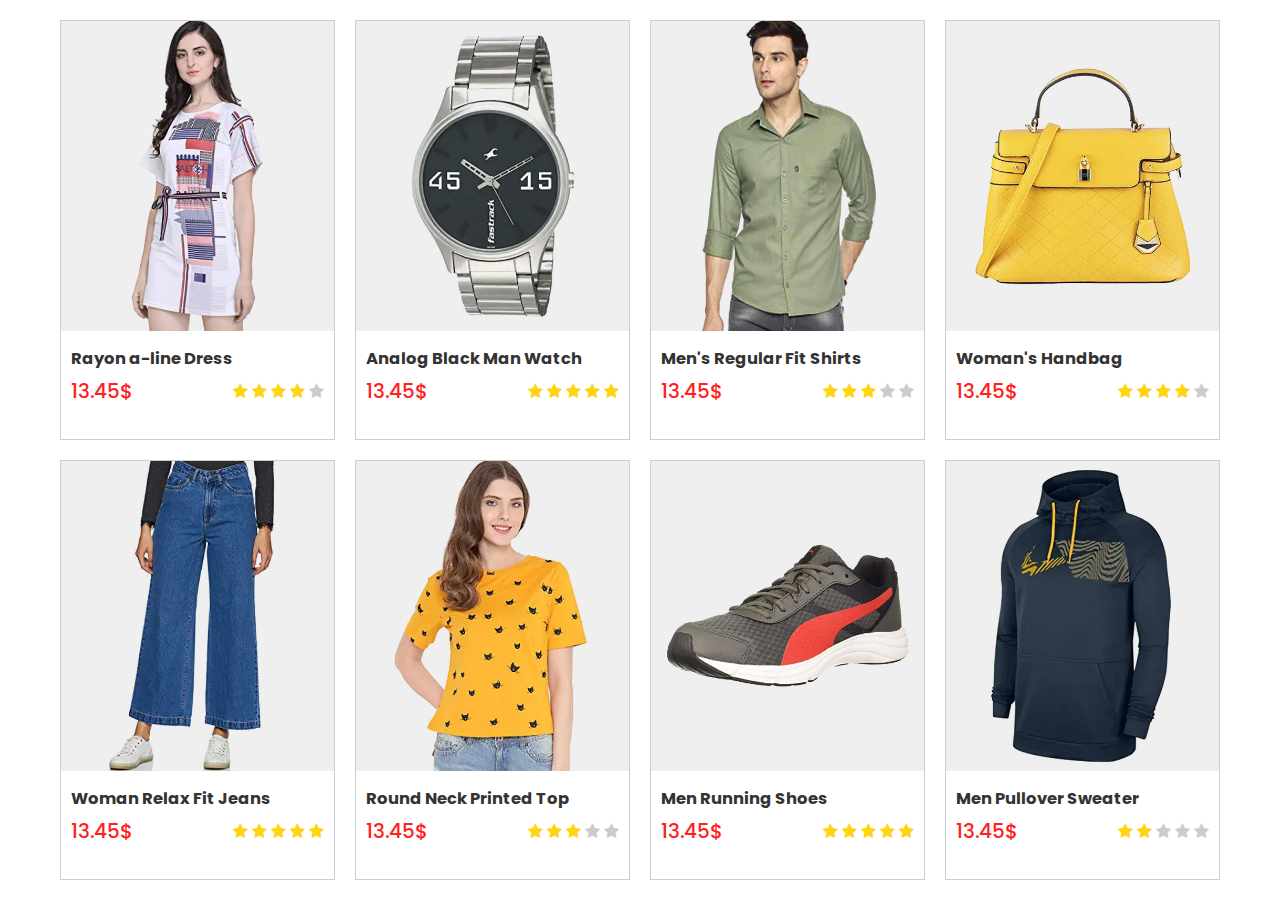
<file: Product_Cards/index.html>
<!DOCTYPE html>
<html lang="en">
  <head>
    <meta charset="UTF-8" />
    <meta http-equiv="X-UA-Compatible" content="IE=edge" />
    <meta name="viewport" content="width=device-width, initial-scale=1.0" />
    <link
      rel="stylesheet"
      href="https://cdnjs.cloudflare.com/ajax/libs/font-awesome/4.7.0/css/font-awesome.css"
      integrity="sha512-5A8nwdMOWrSz20fDsjczgUidUBR8liPYU+WymTZP1lmY9G6Oc7HlZv156XqnsgNUzTyMefFTcsFH/tnJE/+xBg=="
      crossorigin="anonymous"
      referrerpolicy="no-referrer"
    />
    <link rel="icon" href="./images/logo.png" />
    <link rel="stylesheet" href="style.css" />
    <title>Product Cards</title>
  </head>

  <body>
    <div class="container">
      <div class="card">
        <div class="img-box">
          <img src="./images/1.jpg" alt="img" />
          <ul class="action">
            <li>
              <i class="fa fa-heart" aria-hidden="true"></i>
              <span>Add to Wishlist</span>
            </li>
            <li>
              <i class="fa fa-shopping-cart" aria-hidden="true"></i>
              <span>Add to cart</span>
            </li>
            <li>
              <i class="fa fa-eye" aria-hidden="true"></i>
              <span>View Detail</span>
            </li>
          </ul>
        </div>
        <div class="content">
          <div class="name">
            <h3>Rayon a-line Dress</h3>
          </div>
          <div class="price_rating">
            <h2>13.45$</h2>
            <div class="rating">
              <i class="fa fa-star" aria-hidden="true"></i>
              <i class="fa fa-star" aria-hidden="true"></i>
              <i class="fa fa-star" aria-hidden="true"></i>
              <i class="fa fa-star" aria-hidden="true"></i>
              <i class="fa fa-star grey" aria-hidden="true"></i>
            </div>
          </div>
        </div>
      </div>

      <div class="card">
        <div class="img-box">
          <img src="./images/2.jpg" alt="img" />
          <ul class="action">
            <li>
              <i class="fa fa-heart" aria-hidden="true"></i>
              <span>Add to Wishlist</span>
            </li>
            <li>
              <i class="fa fa-shopping-cart" aria-hidden="true"></i>
              <span>Add to cart</span>
            </li>
            <li>
              <i class="fa fa-eye" aria-hidden="true"></i>
              <span>View Detail</span>
            </li>
          </ul>
        </div>
        <div class="content">
          <div class="name">
            <h3>Analog Black Man Watch</h3>
          </div>
          <div class="price_rating">
            <h2>13.45$</h2>
            <div class="rating">
              <i class="fa fa-star" aria-hidden="true"></i>
              <i class="fa fa-star" aria-hidden="true"></i>
              <i class="fa fa-star" aria-hidden="true"></i>
              <i class="fa fa-star" aria-hidden="true"></i>
              <i class="fa fa-star" aria-hidden="true"></i>
            </div>
          </div>
        </div>
      </div>

      <div class="card">
        <div class="img-box">
          <img src="./images/3.jpg" alt="img" />
          <ul class="action">
            <li>
              <i class="fa fa-heart" aria-hidden="true"></i>
              <span>Add to Wishlist</span>
            </li>
            <li>
              <i class="fa fa-shopping-cart" aria-hidden="true"></i>
              <span>Add to cart</span>
            </li>
            <li>
              <i class="fa fa-eye" aria-hidden="true"></i>
              <span>View Detail</span>
            </li>
          </ul>
        </div>
        <div class="content">
          <div class="name">
            <h3>Men's Regular Fit Shirts</h3>
          </div>
          <div class="price_rating">
            <h2>13.45$</h2>
            <div class="rating">
              <i class="fa fa-star" aria-hidden="true"></i>
              <i class="fa fa-star" aria-hidden="true"></i>
              <i class="fa fa-star" aria-hidden="true"></i>
              <i class="fa grey fa-star" aria-hidden="true"></i>
              <i class="fa grey fa-star" aria-hidden="true"></i>
            </div>
          </div>
        </div>
      </div>

      <div class="card">
        <div class="img-box">
          <img src="./images/4.jpg" alt="img" />
          <ul class="action">
            <li>
              <i class="fa fa-heart" aria-hidden="true"></i>
              <span>Add to Wishlist</span>
            </li>
            <li>
              <i class="fa fa-shopping-cart" aria-hidden="true"></i>
              <span>Add to cart</span>
            </li>
            <li>
              <i class="fa fa-eye" aria-hidden="true"></i>
              <span>View Detail</span>
            </li>
          </ul>
        </div>
        <div class="content">
          <div class="name">
            <h3>Woman's Handbag</h3>
          </div>
          <div class="price_rating">
            <h2>13.45$</h2>
            <div class="rating">
              <i class="fa fa-star" aria-hidden="true"></i>
              <i class="fa fa-star" aria-hidden="true"></i>
              <i class="fa fa-star" aria-hidden="true"></i>
              <i class="fa fa-star" aria-hidden="true"></i>
              <i class="fa grey fa-star" aria-hidden="true"></i>
            </div>
          </div>
        </div>
      </div>

      <div class="card">
        <div class="img-box">
          <img src="./images/5.jpg" alt="img" />
          <ul class="action">
            <li>
              <i class="fa fa-heart" aria-hidden="true"></i>
              <span>Add to Wishlist</span>
            </li>
            <li>
              <i class="fa fa-shopping-cart" aria-hidden="true"></i>
              <span>Add to cart</span>
            </li>
            <li>
              <i class="fa fa-eye" aria-hidden="true"></i>
              <span>View Detail</span>
            </li>
          </ul>
        </div>
        <div class="content">
          <div class="name">
            <h3>Woman Relax Fit Jeans</h3>
          </div>
          <div class="price_rating">
            <h2>13.45$</h2>
            <div class="rating">
              <i class="fa fa-star" aria-hidden="true"></i>
              <i class="fa fa-star" aria-hidden="true"></i>
              <i class="fa fa-star" aria-hidden="true"></i>
              <i class="fa fa-star" aria-hidden="true"></i>
              <i class="fa fa-star" aria-hidden="true"></i>
            </div>
          </div>
        </div>
      </div>

      <div class="card">
        <div class="img-box">
          <img src="./images/6.jpg" alt="img" />
          <ul class="action">
            <li>
              <i class="fa fa-heart" aria-hidden="true"></i>
              <span>Add to Wishlist</span>
            </li>
            <li>
              <i class="fa fa-shopping-cart" aria-hidden="true"></i>
              <span>Add to cart</span>
            </li>
            <li>
              <i class="fa fa-eye" aria-hidden="true"></i>
              <span>View Detail</span>
            </li>
          </ul>
        </div>
        <div class="content">
          <div class="name">
            <h3>Round Neck Printed Top</h3>
          </div>
          <div class="price_rating">
            <h2>13.45$</h2>
            <div class="rating">
              <i class="fa fa-star" aria-hidden="true"></i>
              <i class="fa fa-star" aria-hidden="true"></i>
              <i class="fa fa-star" aria-hidden="true"></i>
              <i class="fa grey fa-star" aria-hidden="true"></i>
              <i class="fa grey fa-star" aria-hidden="true"></i>
            </div>
          </div>
        </div>
      </div>

      <div class="card">
        <div class="img-box">
          <img src="./images/7.jpg" alt="img" />
          <ul class="action">
            <li>
              <i class="fa fa-heart" aria-hidden="true"></i>
              <span>Add to Wishlist</span>
            </li>
            <li>
              <i class="fa fa-shopping-cart" aria-hidden="true"></i>
              <span>Add to cart</span>
            </li>
            <li>
              <i class="fa fa-eye" aria-hidden="true"></i>
              <span>View Detail</span>
            </li>
          </ul>
        </div>
        <div class="content">
          <div class="name">
            <h3>Men Running Shoes</h3>
          </div>
          <div class="price_rating">
            <h2>13.45$</h2>
            <div class="rating">
              <i class="fa fa-star" aria-hidden="true"></i>
              <i class="fa fa-star" aria-hidden="true"></i>
              <i class="fa fa-star" aria-hidden="true"></i>
              <i class="fa fa-star" aria-hidden="true"></i>
              <i class="fa fa-star" aria-hidden="true"></i>
            </div>
          </div>
        </div>
      </div>

      <div class="card">
        <div class="img-box">
          <img src="./images/8.jpg" alt="img" />
          <ul class="action">
            <li>
              <i class="fa fa-heart" aria-hidden="true"></i>
              <span>Add to Wishlist</span>
            </li>
            <li>
              <i class="fa fa-shopping-cart" aria-hidden="true"></i>
              <span>Add to cart</span>
            </li>
            <li>
              <i class="fa fa-eye" aria-hidden="true"></i>
              <span>View Detail</span>
            </li>
          </ul>
        </div>
        <div class="content">
          <div class="name">
            <h3>Men Pullover Sweater</h3>
          </div>
          <div class="price_rating">
            <h2>13.45$</h2>
            <div class="rating">
              <i class="fa fa-star" aria-hidden="true"></i>
              <i class="fa fa-star" aria-hidden="true"></i>
              <i class="fa grey fa-star" aria-hidden="true"></i>
              <i class="fa grey fa-star" aria-hidden="true"></i>
              <i class="fa grey fa-star" aria-hidden="true"></i>
            </div>
          </div>
        </div>
      </div>
    </div>
  </body>
</html>
</file>
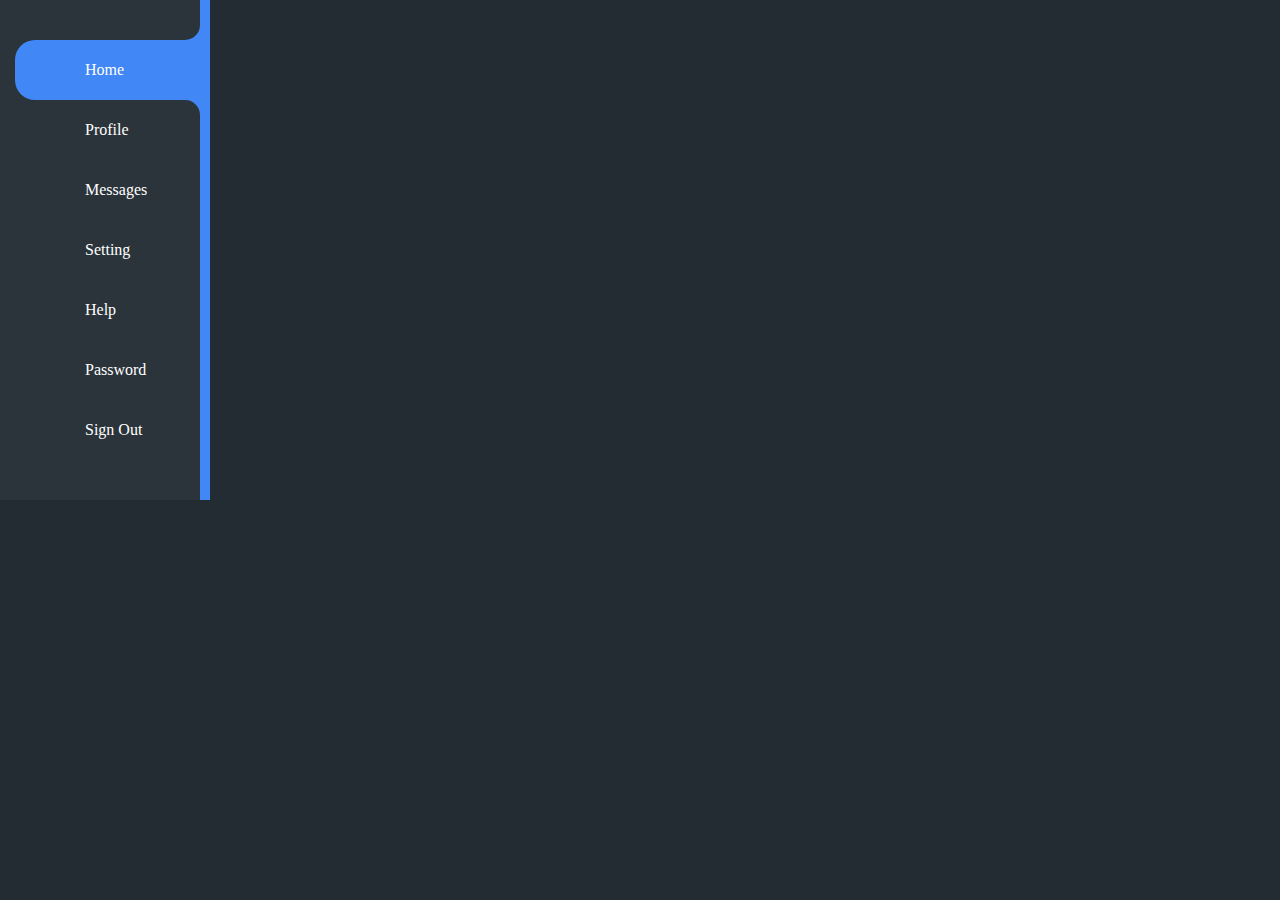
<file: Sidebar/index.html>
<!DOCTYPE html>
<html lang="en">
  <head>
    <meta charset="UTF-8" />
    <meta http-equiv="X-UA-Compatible" content="IE=edge" />
    <meta name="viewport" content="width=device-width, initial-scale=1.0" />
    <link
      rel="stylesheet"
      href="https://cdnjs.cloudflare.com/ajax/libs/font-awesome/5.15.3/css/all.min.css"
      integrity="sha512-iBBXm8fW90+nuLcSKlbmrPcLa0OT92xO1BIsZ+ywDWZCvqsWgccV3gFoRBv0z+8dLJgyAHIhR35VZc2oM/gI1w=="
      crossorigin="anonymous"
      referrerpolicy="no-referrer"
    />
    <link rel="stylesheet" href="style.css" />
    <title>Sidebar</title>
  </head>
  <body>
    <div class="navigation">
      <ul>
        <li class="list active">
          <a href="#">
            <span class="icon"><i class="fas fa-home"></i></span>
            <span class="title">Home</span>
          </a>
        </li>

        <li class="list">
          <a href="#">
            <span class="icon"><i class="fas fa-user-circle"></i></span>
            <span class="title">Profile</span>
          </a>
        </li>

        <li class="list">
          <a href="#">
            <span class="icon"><i class="fas fa-comment-dots"></i></span>
            <span class="title">Messages</span>
          </a>
        </li>

        <li class="list">
          <a href="#">
            <span class="icon"><i class="fas fa-cog"></i></span>
            <span class="title">Setting</span>
          </a>
        </li>

        <li class="list">
          <a href="#">
            <span class="icon"><i class="fas fa-question-circle"></i></span>
            <span class="title">Help</span>
          </a>
        </li>

        <li class="list">
          <a href="#">
            <span class="icon"><i class="fas fa-lock"></i></span>
            <span class="title">Password</span>
          </a>
        </li>

        <li class="list">
          <a href="#">
            <span class="icon"><i class="fas fa-sign-out-alt"></i></span>
            <span class="title">Sign Out</span>
          </a>
        </li>
      </ul>
    </div>

    <script src="./index.js"></script>
  </body>
</html>
</file>
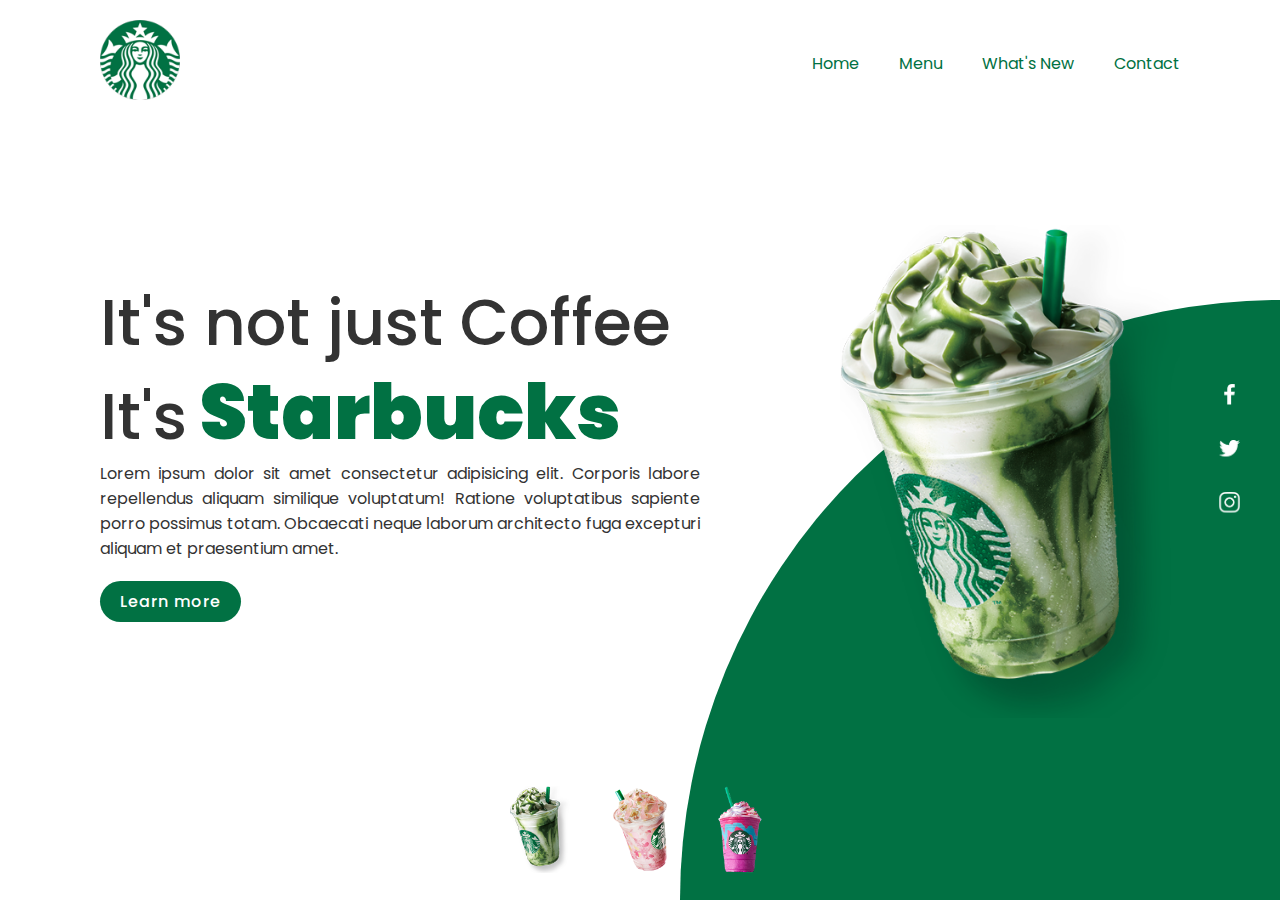
<file: Starbucks_Landing_Page/index.html>
<!DOCTYPE html>
<html lang="en">

<head>
  <meta charset="UTF-8" />
  <meta http-equiv="X-UA-Compatible" content="IE=edge" />
  <meta name="viewport" content="width=device-width, initial-scale=1.0" />
  <link rel="shortcut icon" href="./images/logo.png">
  <link rel="stylesheet" href="style.css" />

  <title>Starbucks Landing Page</title>
</head>

<body>
  <section>
    <div class="circle"></div>
    <header>
      <a href="#"><img class="logo" src="./images/logo.png" alt="logo" /></a>
      <div class="toggle" onclick="toggleMenu();"></div>
      <ul class="navigation">
        <li><a href="#">Home</a></li>
        <li><a href="#">Menu</a></li>
        <li><a href="#">What's New</a></li>
        <li><a href="#">Contact</a></li>
      </ul>
    </header>

    <div class="content">
      <div class="text-box">
        <h2>It's not just Coffee<br>It's<span> Starbucks</span></h2>
        <p>Lorem ipsum dolor sit amet consectetur adipisicing elit. Corporis labore repellendus aliquam similique
          voluptatum! Ratione voluptatibus sapiente porro possimus totam. Obcaecati neque laborum architecto fuga
          excepturi aliquam et praesentium amet.</p>
        <a href="#">Learn more</a>
      </div>

      <div class="img-box">
        <img src="./images/img1.png" alt="img" class="starbucks">
      </div>
    </div>

    <ul class="thumb">
      <li><img src="./images/thumb1.png" onclick="imgSlider('./images/img1.png'); changeCircleColor('#017143')"
          alt="thumb"></li>
      <li><img src="./images/thumb2.png" onclick="imgSlider('./images/img2.png'); changeCircleColor('#EB7495')"
          alt="thumb"></li>
      <li><img src="./images/thumb3.png" onclick="imgSlider('./images/img3.png'); changeCircleColor('#D752B1')"
          alt="thumb"></li>
    </ul>

    <ul class="contact">
      <li><a href="#"><img src="./images/facebook.png" alt="thumb"></a></li>
      <li><a href="#"><img src="./images/twitter.png" alt="thumb"></a></li>
      <li><a href="#"><img src="./images/instagram.png" alt="thumb"></a></li>
    </ul>
  </section>

  <script src="main.js"></script>
</body>

</html>
</file>
<file: Battle_Grounds/style.css>
* {
  margin: 0;
  padding: 0;
  box-sizing: border-box;
}

section {
  position: relative;
  background: url("./assets/bg.png");
  background-repeat: repeat;
  background-size: cover;
  width: 100%;
  height: 100vh;
  background-position: center;
  cursor: url("./assets/aim.png"), pointer;
}

section:active {
  cursor: url("./assets/aim_red.png"), pointer;
}

body {
  overflow: hidden;
}

.bullet {
  position: absolute;
  width: 40px;
  height: 38px;
  background: url("./assets/hole.png");
  cursor: url("./assets/aim.png"), pointer;
  transform: translate(-4px, -4px);
}
</file>
<file: Checkout_Form/style.css>
@import url("https://fonts.googleapis.com/css2?family=Share+Tech+Mono&display=swap");

* {
  margin: 0;
  padding: 0;
  box-sizing: border-box;
}

body {
  display: flex;
  justify-content: center;
  align-items: center;
  height: 100vh;
  background: linear-gradient(#73c1ff, #fff);
}

.payment {
  position: relative;
  display: flex;
  justify-content: center;
  align-items: center;
  flex-direction: column;
  transition: 0.5s;
}

.payment:hover {
  padding: 40px;
}

.background {
  height: 70%;
  width: 100%;
  position: absolute;
  bottom: 0;
  border-radius: 25px;
  background: linear-gradient(225deg, #2196f3, #ff4efd);
}

.cart {
  position: relative;
  width: 580px;
  height: 350px;
  background-color: #fcfcfc;
  border-radius: 15px;
  padding: 40px;
  box-shadow: 6px 6px 12px rgba(0, 0, 0, 0.05);
  z-index: 1000;
  overflow: hidden;
  transform: translateY(120px);
  transition: 0.5s;
}

.payment:hover .cart {
  transform: translateY(0);
}

.cart::before {
  content: "";
  position: absolute;
  top: -50%;
  left: -20%;
  width: 500px;
  height: 500px;
  border-radius: 50%;
  background: linear-gradient(to bottom, rgba(0, 0, 0, 0.05), transparent);
  pointer-events: none;
}

.chip {
  position: absolute;
  max-width: 70px;
}

.logo {
  position: absolute;
  top: 130px;
  right: 40px;
  width: 60px;
  height: 60px;
  background: #ea222c;
  border-radius: 50%;
  box-shadow: -40px 0 0 rgba(255, 164, 36, 0.5);
}

.bankName {
  color: #999;
  text-align: end;
  outline: none;
  width: 100%;
  font-size: 1.5em;
}

form {
  margin-top: 45px;
}

.inputBox {
  display: flex;
  flex-direction: column;
  margin-bottom: 20px;
}

.inputBox span {
  color: #089cff;
  font-size: 1.1em;
  margin-bottom: 5px;
}

.inputBox input {
  border: none;
  outline: none;
  background: transparent;
  font-size: 1.8em;
  color: #333;
  font-family: "Share Tech Mono", monospace;
}

.group {
  display: flex;
  justify-content: space-between;
  align-items: center;
  width: 100%;
}

.group .inputBox:last-child {
  max-width: 60px;
}

button {
  position: relative;
  margin-top: 40px;
  padding: 15px 20px;
  border-radius: 5px;
  border: none;
  outline: none;
  background: #fff;
  color: #333;
  font-size: 1.5em;
  cursor: pointer;
  box-shadow: 3px 3px 6px rgba(0, 0, 0, 0.1);
  font-family: "Share Tech Mono", monospace;
}
</file>
<file: JS_Calculator/style.css>
*, *::before, *::after {
    box-sizing: border-box;
    font-family: 'Franklin Gothic Medium', 'Arial Narrow', Arial, sans-serif;
    font-weight: normal;
}

body {
    padding: 0;
    margin: 0;
    background: linear-gradient(to right, #00AAFF, #00FF6C);
}

.calculator-grid {
    display: grid;
    justify-content: center;
    align-content: center;
    min-height: 100vh;
    grid-template-columns: repeat(4, 100px);
    grid-template-rows: minmax(120px, auto) repeat(5, 100px);
}

.calculator-grid>button {
    cursor: pointer;
    font-size: 2rem;
    border: 1px solid white;
    outline: none;
    background-color: rgba(255, 255, 255, 0.75);
}

.calculator-grid>button:hover {
    background-color: rgba(255, 255, 255, 0.9);
}

.span-two {
    grid-column: span 2;
    background-color: orange;
}

.output {
    grid-column: 1/-1;
    background-color: rgba(0, 0, 0, 0.75);
    display: flex;
    align-items: flex-end;
    justify-content: space-around;
    flex-direction: column;
    padding: 10px;
    word-wrap: break-word;
    word-break: break-all;
}

.output .previous-operand {
    color: rgba(255, 255, 255, 0.75);
    font-size: 1.5rem;
}

.output .current-operand {
    color: white;
    font-size: 2.5rem;
}
</file>
<file: Movie_Website/style.css>
* {
  margin: 0;
  padding: 0;
  box-sizing: border-box;
  font-family: "Poppins", sans-serif;
  text-decoration: none;
  overflow-x: hidden;
}

.navbar {
  width: 100vw;
  height: 50px;
  background-color: black;
}

.navbar-container {
  display: flex;
  align-items: center;
  padding: 0 50px;
  height: 100%;
  color: white;
}

.logo-container {
  flex: 1;
}

.logo {
  font-size: 30px;
  color: #4dbf00;
  cursor: pointer;
}

.menu-container {
  flex: 6;
  height: 100%;
}

.menu-list {
  display: flex;
  justify-content: center;
  align-items: center;
  height: 100%;
}

.menu-list-item {
  list-style: none;
  margin: 0 20px;
  cursor: pointer;
}

.menu-list-item.active {
  font-weight: 700;
}

.profile-container {
  flex: 1;
  height: 100%;
  display: flex;
  align-items: center;
  justify-content: flex-end;
}

.profile-picture {
  width: 36px;
  height: 36px;
  border-radius: 50%;
  object-fit: cover;
  margin-right: 20px;
}

.toggle {
  width: 60px;
  height: 30px;
  background-color: white;
  border-radius: 30px;
  display: flex;
  justify-content: space-between;
  align-items: center;
  position: relative;
  padding: 0 5px;
}

.toggle-icon {
  color: gold;
  font-size: 20px;
}

.toggle-ball {
  width: 28px;
  height: 28px;
  background-color: black;
  position: absolute;
  right: 1px;
  border-radius: 30px;
  transition: all 0.5s ease;
  cursor: pointer;
}

.toggle-ball.active {
  transform: translateX(-30px);
}

.sidebar {
  width: 50px;
  height: 100vh;
  background-color: black;
  position: fixed;
  top: 0;
  left: 0;
  display: flex;
  flex-direction: column;
  align-items: center;
  justify-content: center;
}

.sidebar-icon {
  color: white;
  font-size: 20px;
  margin: 20px 0;
  cursor: pointer;
}

.container {
  background-color: #151515;
  min-height: calc(100vh - 50px);
  color: white;
}

.content-container {
  margin-left: 50px;
}

.featured-content {
  height: auto;
  padding: 60px;
}

.featured-title {
  width: 200px;
}

.featured-desc {
  width: 40vw;
  color: lightgrey;
  margin: 30px 0;
}

.featured-button {
  background-color: #4dbf00;
  color: white;
  padding: 10px 20px;
  border-radius: 10px;
  outline: none;
  cursor: pointer;
  border: none;
  font-weight: bold;
}

.movie-list-container {
  padding: 30px;
}

.movie-list {
  display: grid;
  grid-template-columns: 1fr 1fr 1fr 1fr;
  grid-gap: 30px;
  padding-top: 50px;
}

.movie-list-item {
  position: relative;
}

.movie-list-item .img-container {
  overflow: hidden;
  width: 100%;
  height: 250px;
  border-radius: 30px;
}

.movie-list-item img {
  width: 100%;
  height: 100%;
  object-fit: cover;
  cursor: pointer;
  transition: all 0.5s ease-in-out;
}

.movie-list-item:hover img {
  transform: scale(1.2);
  opacity: 0.5;
}

.movie-list-item:hover span,
.movie-list-item:hover p,
.movie-list-item:hover button {
  opacity: 1;
}

.movie-list-item span {
  padding: 0 10px;
  font-size: 32px;
  font-weight: bold;
  position: absolute;
  top: 10%;
  left: 50px;
  opacity: 0;
  cursor: pointer;
  transition: all 0.5s ease-in-out;
}

.movie-list-item p {
  padding: 0 10px;
  font-size: 14px;
  font-weight: bold;
  position: absolute;
  top: 30%;
  left: 50px;
  opacity: 0;
  cursor: pointer;
  transition: all 0.5s ease-in-out;
}

.movie-list-item button {
  background-color: #4dbf00;
  color: white;
  padding: 10px 20px;
  border-radius: 10px;
  outline: none;
  cursor: pointer;
  border: none;
  font-weight: bold;
  position: absolute;
  bottom: 10%;
  left: 50px;
  opacity: 0;
  transition: all 0.5s ease-in-out;
}
</file>
<file: Movie_Website/responsive.css>
@media (min-width: 768px) and (max-width: 1023px) {
  .menu-container {
    flex: 0;
    height: 100%;
  }
  .menu-list {
    display: none;
  }
  .movie-list {
    display: grid;
    grid-template-columns: 1fr 1fr;
    grid-gap: 30px;
    padding-top: 50px;
  }
}

@media (min-width: 360px) and (max-width: 768px) {
  .menu-container {
    flex: 0;
    height: 100%;
  }
  .menu-list {
    display: none;
  }
  .movie-list {
    display: grid;
    grid-template-columns: 1fr;
    grid-gap: 30px;
    padding-top: 50px;
  }
}
</file>
<file: Parallax_Scrolling/style.css>
@import url("https://fonts.googleapis.com/css2?family=Poppins:ital,wght@0,200;0,300;0,400;0,500;0,600;0,700;0,800;1,200;1,300;1,400;1,500;1,600;1,700;1,800&display=swap");
@import url("https://fonts.googleapis.com/css2?family=Rancho&display=swap");

* {
  margin: 0;
  padding: 0;
  font-family: "Poppins", sans-serif;
  text-decoration: none;
  box-sizing: border-box;
  list-style: none;
  scroll-behavior: smooth;
}

body {
  overflow-x: hidden;
  background: #fff;
  min-height: 100vh;
}

header {
  position: absolute;
  top: 0;
  left: 0;
  display: flex;
  justify-content: space-between;
  width: 100%;
  padding: 30px 100px;
  align-items: center;
  z-index: 99;
}

header .logo {
  color: #094b65;
  font-weight: 700;
  font-size: 2em;
}

header ul {
  position: relative;
  display: flex;
  justify-content: center;
  align-items: center;
}

header ul li {
  margin-left: 20px;
}

header ul li a {
  padding: 8px 20px;
  color: #094b65;
  border-radius: 20px;
  font-weight: 700;
}

header ul li a:hover,
header ul li a.active {
  background: #094b65;
  color: #fff;
}

section {
  position: relative;
  width: 100%;
  height: 100vh;
  display: flex;
  justify-content: center;
  align-items: center;
}

section::before {
  content: "";
  position: absolute;
  bottom: 0;
  left: 0;
  width: 100%;
  height: 100px;
  background: linear-gradient(to top, #094b65, transparent);
  z-index: 10;
}

section .text {
  position: absolute;
  color: #094b65;
  text-align: center;
  font-size: 10vw;
  line-height: 0.55em;
  font-family: "Rancho", cursive;
  transform: translateY(-50%);
}

section .text span {
  font-size: 0.2em;
  letter-spacing: 2px;
  font-weight: 400;
}

section img {
  position: absolute;
  top: 0;
  left: 0;
  width: 100%;
  height: 100%;
  pointer-events: none;
  object-fit: cover;
}

section .btn {
  display: inline-block;
  padding: 8px 30px;
  background: #ff0;
  color: #094b65;
  font-size: 1.2em;
  font-weight: 500;
  letter-spacing: 2px;
  border-radius: 40px;
  transform: translateY(100px);
  z-index: 9;
  transition: 0.5s;
}

section .btn:hover {
  background: #fff;
  font-size: 1.5em;
  padding: 10px 35px;
}

#sec {
  z-index: 15;
  position: relative;
  background: #094b65;
  padding: 50px 100px;
}

#sec h2 {
  font-size: 3.5em;
  color: #fff;
  margin-bottom: 10px;
}

#sec p {
  font-size: 1em;
  color: #fff;
  text-align: justify;
}
</file>
<file: Pepsi_Landing_Page/style.css>
@import url("https://fonts.googleapis.com/css2?family=Poppins:ital,wght@0,200;0,300;0,400;0,500;0,600;0,700;0,800;1,200;1,300;1,400;1,500;1,600;1,700;1,800&display=swap");

* {
  margin: 0;
  padding: 0;
  box-sizing: border-box;
  font-family: "Poppins", sans-serif;
  text-decoration: none;
}

section {
  position: relative;
  width: 100%;
  min-height: 100vh;
  padding: 100px;
  display: flex;
  justify-content: space-between;
  align-items: center;
  background: #0062be;
  transition: 0.5s;
}

header {
  position: absolute;
  top: 0;
  left: 0;
  width: 100%;
  display: flex;
  padding: 20px 100px;
  justify-content: space-between;
  align-items: center;
}

header .logo img {
  max-width: 80px;
  position: relative;
}

header ul {
  position: relative;
  display: flex;
}

header ul li {
  list-style: none;
  margin-left: 40px;
}

header ul a {
  display: inline-block;
  color: #fff;
  font-weight: 400;
}

.content {
  position: relative;
  width: 100%;
  display: flex;
  justify-content: space-between;
  align-items: center;
  margin-top: 60px;
}

.content .text-box {
  position: relative;
  max-width: 600px;
  color: #fff;
}

.content .text-box h2 {
  font-size: 4em;
  line-height: 1.5em;
  font-weight: 900;
  text-transform: uppercase;
}

.content .text-box h2 span {
  font-size: 2em;
}

.content .text-box a {
  position: relative;
  display: inline-block;
  padding: 8px 20px;
  background: #fff;
  border-radius: 40px;
  color: #333;
  font-weight: 500;
  letter-spacing: 1px;
  margin-top: 20px;
}

.content .img-box img {
  max-width: 260px;
  transition: 0.5s;
}

.content .img-box img:hover {
  transform: scale(1.2);
}

.thumb {
  position: absolute;
  left: 50%;
  transform: translateX(-50%);
  display: flex;
  bottom: 20px;
}

.thumb li {
  list-style: none;
  display: inline-block;
  margin: 0 20px;
  cursor: pointer;
  transition: 0.5;
}

.thumb li img {
  position: relative;
  max-width: 40px;
  transition: 0.5s;
}

.thumb li img:hover {
  transform: translateY(-40%);
}

.contact {
  position: absolute;
  top: 50%;
  right: 1%;
  transform: translateY(-50%);
  display: flex;
  justify-content: center;
  align-items: center;
  flex-direction: column;
}

.contact ul {
  align-items: center;
  position: relative;
}

.contact ul li {
  position: relative;
  list-style: none;

  align-items: center;
}

.contact ul li a {
  display: inline-block;
  margin: 5px 0;
  transform: scale(0.6);
  filter: invert(1);
}

.contact ul li a img {
  left: 50%;
  transform: translateX(-50%);
}
</file>
<file: Portfolio/style.css>
* {
  font-family: "Poppins", sans-serif;
  padding: 0;
  margin: 0;
  box-sizing: border-box;
  scroll-behavior: smooth;
}

:root {
  --black: #333;
  --white: #fff;
}

body {
  overflow-x: hidden;
}

.container {
  position: relative;
  width: 100%;
}

.navigation {
  position: fixed;
  width: 300px;
  height: 100%;
  border-right: 1px solid rgba(0, 0, 0, 0.15);
  background: var(--white);
  display: flex;
  justify-content: center;
  align-items: center;
  overflow: hidden;
  transition: all 1s ease;
}

.navigation.active {
  transform: translateX(-300px);
}

.navigation ul {
  position: relative;
  top: 0;
  left: 0;
  width: 100%;
  padding: 20px 40px;
}

.navigation ul li {
  list-style: none;
  position: relative;
  width: 100%;
}

.navigation ul li a {
  text-decoration: none;
  position: relative;
  display: block;
  width: 100%;
  margin: 20px 0;
  white-space: normal;
  display: flex;
  text-transform: uppercase;
  color: var(--black);
  font-weight: 500;
  letter-spacing: 2px;
  opacity: 0.5;
}

.navigation ul li a:hover {
  opacity: 1;
}

.main {
  position: absolute;
  width: calc(100% - 300px);
  background-color: var(--white);
  left: 300px;
  top: 0;
  min-height: 100vh;
  transition: all 1s ease;
}

.main.active {
  width: 100%;
  left: 0;
}

.main .topbar {
  position: fixed;
  left: 300px;
  top: 0;
  width: calc(100% - 300px);
  border-bottom: 1px solid rgba(0, 0, 0, 0.15);
  height: 60px;
  display: flex;
  align-items: center;
  z-index: 100;
  justify-content: space-between;
  padding: 0 40px;
  transition: width 1s, left 1s;
  background: var(--white);
}

.main .topbar.active {
  width: 100%;
  left: 0;
}

.main .topbar .toggle {
  width: 32px;
  height: 25px;
  display: flex;
  flex-direction: column;
  justify-content: space-between;
  cursor: pointer;
}

.main .topbar .toggle .line {
  width: 100%;
  height: 3px;
  background-color: var(--black);
  transform-origin: left;
  transition: all 1s ease;
}

.main .topbar .toggle.active .line:nth-child(1) {
  transform: rotate(45deg);
}

.main .topbar .toggle.active .line:nth-child(2) {
  opacity: 0;
}

.main .topbar .toggle.active .line:nth-child(3) {
  transform: rotate(-45deg);
}

.main .topbar .logo {
  color: var(--black);
  font-weight: 700;
  text-decoration: none;
  font-size: 1.4em;
  text-transform: uppercase;
}

section {
  position: relative;
  min-height: calc(100vh - 60px);
}

.banner {
  display: flex;
  justify-content: center;
  align-items: center;
  padding: 0 20px;
  margin-top: 60px;
  position: relative;
}

.banner .content {
  display: flex;
  flex-direction: column;
  justify-content: center;
  align-items: center;
}

.banner .imgBox {
  width: 300px;
  height: 300px;
  position: relative;
  overflow: hidden;
  border-radius: 50%;
}

.banner .imgBox img {
  width: 100%;
  height: 100%;
  object-fit: cover;
}

.banner .content h3 {
  position: relative;
  font-size: 1.4em;
  color: var(--black);
  letter-spacing: 2px;
  text-transform: uppercase;
  margin-top: 20px;
}

.banner .content p {
  color: #777;
}

.banner .content .btn {
  position: relative;
  display: inline-block;
  padding: 10px 30px;
  background: var(--black);
  color: #fff;
  letter-spacing: 1px;
  margin-top: 10px;
  text-decoration: none;
}

.banner .content .socialMedia {
  position: absolute;
  bottom: 20px;
  display: flex;
}

.banner .content .socialMedia li {
  list-style: none;
}

.banner .content .socialMedia li a {
  display: inline-block;
  width: 40px;
  height: 40px;
  background: rgba(0, 0, 0, 0.15);
  margin: 5px;
  display: flex;
  justify-content: center;
  align-items: center;
  text-decoration: none;
  color: var(--black);
  font-size: 1.2em;
}

.banner .content .socialMedia li a:hover {
  background: var(--black);
  color: var(--white);
}

.adjust {
  position: relative;
  min-height: 100vh;
  padding: 0 40px;
  padding-top: 80px;
  background: var(--white);
  color: var(--black);
  display: flex;
  flex-direction: column;
}

.adjust .title {
  width: 100%;
  text-align: center;
}

.adjust .title h2 {
  position: relative;
  text-transform: uppercase;
  letter-spacing: 2px;
  font-size: 1.2em;
  margin-bottom: 30px;
}

.adjust .title h2::before {
  content: "";
  width: 50px;
  height: 1px;
  position: absolute;
  bottom: 0;
  background: var(--black);
  left: 50%;
  transform: translateX(-50%);
}

.about .content {
  position: relative;
  display: grid;
  grid-template-columns: 1fr 1fr;
  grid-gap: 40px;
}

.about .content .textBox p {
  text-align: justify;
}

.about .content .imgBox img {
  max-width: 100%;
}

.services .content {
  width: 100%;
  position: relative;
  display: grid;
  grid-template-columns: 1fr 1fr 1fr;
  grid-gap: 20px;
}

.services .content .serviceBox {
  border: 1px solid rgba(0, 0, 0, 0.15);
  display: flex;
  flex-direction: column;
  justify-content: center;
  align-items: center;
  padding: 20px;
  min-height: 280px;
}

.services .content .serviceBox img {
  max-width: 50px;
}

.services .content .serviceBox h2 {
  font-size: 1.1em;
  margin-top: 20px;
  margin-bottom: 10px;
  font-weight: 600;
  color: var(--black);
  text-align: center;
  letter-spacing: 2px;
  text-transform: uppercase;
}

.services .content .serviceBox p {
  color: var(--black);
  text-align: center;
}

/* Projects Section */

.projects .content {
  position: relative;
  display: grid;
  grid-template-columns: 1fr 1fr 1fr;
  grid-gap: 20px;
  width: 100%;
  padding-bottom: 20px;
}

.projects .content .projectBox {
  position: relative;
  width: 100%;
  height: 280px;
  overflow: hidden;
  cursor: pointer;
}

.projects .content .projectBox .imgBox {
  position: relative;
  width: 100%;
  height: 100%;
  transform: translateY(0);
  transition: 0.5s ease;
}

.projects .content .projectBox:hover .imgBox {
  transform: translateY(-100%);
}

.projects .content .projectBox .imgBox img {
  position: absolute;
  top: 0;
  left: 0;
  width: 100%;
  height: 100%;
  object-fit: cover;
}

.projects .content .projectBox .textBox {
  position: absolute;
  top: 0;
  left: 0;
  width: 100%;
  height: 100%;
  object-fit: cover;
  color: var(--white);
  background: var(--black);
  transform: translateY(100%);
  transition: 0.5s ease;
  display: flex;
  justify-content: center;
  align-items: center;
}

.projects .content .projectBox:hover .textBox {
  transform: translateY(0);
}

.projects .content .projectBox .textBox h3 {
  text-transform: uppercase;
  letter-spacing: 2px;
}

/* Testimonials Section */

.testimonials .content {
  position: relative;
  display: grid;
  grid-template-columns: 1fr 1fr;
  grid-gap: 20px;
  width: 100%;
}

.testimonialBox {
  background: var(--white);
  border: 1pd solid rgba(0, 0, 0, 0.15);
  box-shadow: 5px 5px 15px rgba(0, 0, 0, 0.15);
  width: 100%;
  min-height: 280px;
  padding: 20px;
  display: flex;
  flex-direction: column;
  justify-content: space-between;
}

.testimonialBox .imgBox {
  position: relative;
  width: 80px;
  height: 80px;
  margin-bottom: 10px;
}

.testimonialBox .imgBox img {
  width: 100%;
  height: 100%;
  object-fit: cover;
}

.testimonialBox p {
  font-style: italic;
  text-align: justify;
}

.testimonialBox h4 {
  text-align: right;
  text-transform: uppercase;
  letter-spacing: 2px;
  color: var(--black);
  font-weight: 600;
  border-right: 4px solid var(--black);
  padding-right: 5px;
}

.testimonialBox span {
  color: #aaa;
  letter-spacing: 1px;
  font-weight: 300;
  font-size: 0.7em;
}
</file>
<file: Product_Cards/style.css>
@import url("https://fonts.googleapis.com/css2?family=Poppins:ital,wght@0,200;0,300;0,400;0,500;0,600;0,700;0,800;1,200;1,300;1,400;1,500;1,600;1,700;1,800&display=swap");

* {
  margin: 0;
  padding: 0;
  box-sizing: border-box;
  font-family: "Poppins", sans-serif;
}

body {
  display: flex;
  justify-content: center;
  align-content: center;
  min-height: 100vh;
}

.container {
  position: relative;
  width: 1200px;
  display: grid;
  grid-template-columns: repeat(auto-fit, minmax(260px, 1fr));
  grid-gap: 20px;
  padding: 20px;
}

.container .card {
  width: 100%;
  background: #fff;
  border: #cdcdcd solid 1px;
}

.container .card .img-box {
  position: relative;
  width: 100%;
  height: 310px;
  overflow: hidden;
}

.container .card .img-box img {
  position: absolute;
  top: 0;
  left: 0;
  width: 100%;
  height: 100%;
  object-fit: cover;
  transition: 0.5s ease-in-out;
  transform-origin: right;
}

.container .card:hover .img-box img {
  transform: scale(1.5);
}

.container .card .content {
  padding: 10px;
}

.container .card .content .name {
  font-size: 14px;
  font-weight: 500;
  color: #333;
  margin: 5px 0;
}

.container .card .content .price_rating {
  display: flex;
  justify-content: space-between;
  align-items: center;
}

.container .card .content .price_rating h2 {
  font-size: 20px;
  font-weight: 500;
  color: #ff2020;
}

.container .card .content .price_rating .fa {
  color: #ffd513;
  cursor: pointer;
}

.container .card .content .price_rating .fa.grey {
  color: #ccc;
}

.card .img-box .action {
  position: absolute;
  top: 10px;
  right: 10px;
}

.container .card:hover .action li {
  transform: translateX(0px);
}

.card .img-box .action li {
  position: relative;
  list-style: none;
  width: 40px;
  height: 40px;
  background: #fff;
  display: flex;
  justify-content: center;
  align-items: center;
  margin: 10px;
  cursor: pointer;
  transform: translateX(60px);
  transition: 0.5s;
  border-radius: 40px;
}

.card .img-box .action li:hover {
  background: #ff2020;
  color: #fff;
}

.card .img-box .action li span {
  position: absolute;
  right: 50px;
  top: 50%;
  transform: translateY(-50%);
  white-space: nowrap;
  padding: 4px 6px;
  background: #fff;
  color: #333;
  font-weight: 500;
  font-size: 12px;
  border-radius: 4px;
  pointer-events: none;
  opacity: 0;
  transition: 0.5s;
}

.card .img-box .action li:hover span {
  opacity: 1;
}
</file>
<file: Sidebar/style.css>
* {
  margin: 0;
  padding: 0;
  box-sizing: border-box;
}

body {
  min-height: 100vh;
  display: flex;
  background: #232c33;
}

.navigation {
  position: relative;
  height: 500px;
  width: 70px;
  background-color: #2b343b;
  box-shadow: 10px 0 0 #4187f6;
  border-left: 10px solid #2b343b;
  overflow-x: hidden;
  transition: all 0.5s ease;
}

.navigation:hover {
  width: 200px;
}

.navigation ul {
  position: absolute;
  top: 0;
  left: 0;
  width: 100%;
  padding-left: 5px;
  padding-top: 40px;
}

.navigation ul li {
  position: relative;
  list-style: none;
  width: 100%;
}

.navigation ul li a {
  position: relative;
  display: flex;
  text-decoration: none;
  color: #fff;
}

.navigation ul li a .icon {
  position: relative;
  display: block;
  min-width: 60px;
  height: 60px;
  line-height: 70px;
  text-align: center;
}

.navigation ul li a .icon i {
  position: relative;
  font-size: 1.5em;
  z-index: 1;
}

.navigation ul li a .title {
  position: relative;
  display: block;
  padding-left: 10px;
  height: 60px;
  line-height: 60px;
  white-space: nowrap;
}

.navigation ul li.active {
  background-color: #4187f6;
  border-radius: 20px 0 0 20px;
}

.navigation ul li.active a::before {
  content: '';
  position: absolute;
  top: -30px;
  right: 0;
  width: 30px;
  height: 30px;
  border-radius: 50%;
  box-shadow: 15px 15px 0 #4187f6;
}

.navigation ul li.active a::after {
  content: '';
  position: absolute;
  bottom: -30px;
  right: 0;
  width: 30px;
  height: 30px;
  border-radius: 50%;
  box-shadow: 15px -15px 0 #4187f6;
}
</file>
<file: Starbucks_Landing_Page/style.css>
@import url("https://fonts.googleapis.com/css2?family=Poppins:ital,wght@0,200;0,300;0,400;0,500;0,600;0,700;0,800;1,200;1,300;1,400;1,500;1,600;1,700;1,800&display=swap");
* {
  margin: 0;
  padding: 0;
  box-sizing: border-box;
  font-family: "Poppins", sans-serif;
}

section {
  position: relative;
  width: 100%;
  min-height: 100vh;
  padding: 100px;
  display: flex;
  justify-content: space-between;
  align-items: center;
  background: #fff;
}

header {
  position: absolute;
  top: 0;
  left: 0;
  width: 100%;
  padding: 20px 100px;
  display: flex;
  justify-content: space-between;
  align-items: center;
}

header .logo {
  position: relative;
  max-width: 80px;
}

header ul {
  position: relative;
  display: flex;
}

header ul li {
  position: relative;
  list-style: none;
}

header ul li a {
  display: inline-block;
  color: #017143;
  font-weight: 400;
  margin-left: 40px;
  text-decoration: none;
}

.content {
  position: relative;
  width: 100%;
  display: flex;
  align-items: center;
  justify-content: space-between;
}

.content .text-box {
  position: relative;
  max-width: 600px;
}

.content .text-box h2 {
  color: #333;
  font-size: 4em;
  font-weight: 500;
  line-height: 1.4em;
}

.content .text-box h2 span {
  color: #017143;
  font-size: 1.2em;
  font-weight: 900;
}

.content .text-box p {
  color: #333;
  text-align: justify;
}

.content .text-box a {
  text-decoration: none;
  display: inline-block;
  margin-top: 20px;
  padding: 8px 20px;
  background: #017143;
  color: #fff;
  border-radius: 40px;
  font-weight: 500;
  letter-spacing: 1px;
}

.content .img-box {
  margin-top: 50px;
}

.content .img-box img {
  max-width: 340px;
  transition: 0.5s;
}

.content .img-box img:hover {
  transform: scale(120%);
  -webkit-transform: scale(120%);
  -moz-transform: scale(120%);
  -ms-transform: scale(120%);
  -o-transform: scale(120%);
}

.thumb {
  position: absolute;
  display: flex;
  left: 50%;
  bottom: 20px;
  transform: translateX(-50%);
}

.thumb li {
  list-style: none;
  display: inline-block;
  margin: 0 20px;
  cursor: pointer;
  transition: 0.5s;
}

.thumb li:hover {
  transform: translateY(-20px);
  -webkit-transform: translateY(-20px);
  -moz-transform: translateY(-20px);
  -ms-transform: translateY(-20px);
  -o-transform: translateY(-20px);
}

.thumb li img {
  max-width: 60px;
}

.contact {
  position: absolute;
  top: 50%;
  right: 30px;
  transform: translateY(-50%);
  flex-direction: column;
  align-items: center;
  justify-content: center;
  display: flex;
}

.contact li {
  list-style-type: none;
}

.contact li a {
  display: inline-block;
  margin: 5px 0;
  transform: scale(50%);
  filter: invert();
}

.circle {
  position: absolute;
  top: 0;
  left: 0;
  width: 100%;
  height: 100%;
  background: #017143;
  clip-path: circle(600px at right bottom);
}

@media (max-width: 991px) {
  header {
    padding: 20px;
  }

  header .logo {
    max-width: 60px;
  }

  header ul {
    display: none;
  }

  header ul.navigation.active {
    position: fixed;
    top: 0;
    left: 0;
    width: 100%;
    height: 100%;
    display: flex;
    justify-content: center;
    align-items: center;
    flex-direction: column;
    background: #fff;
    z-index: 10;
  }

  header ul.navigation.active li a{
    margin: 50px 0;
    font-size: 1.5em;
  }

  .toggle {
    position: relative;
    width: 30px;
    height: 30px;
    background: url("https://img.icons8.com/android/24/000000/menu.png");
    background-repeat: no-repeat;
    cursor: pointer;
    background-position: center;
    background-size: 30px;
  }

  .toggle.active {
    background: url("https://freepikpsd.com/media/2019/10/x-em-png-8-Transparent-Images-Free.png");
    width: 30px;
    height: 30px;
    background-repeat: no-repeat;
    background-position: center;
    background-size: 30px;
    z-index: 11;
    position: fixed;
    right: 20px;
  }

  section {
    padding: 20px;
  }

  .content {
    flex-direction: column;
    margin-top: 100px;
  }

  .content .text-box {
    max-width: 100%;
  }

  .content .text-box h2 {
    font-size: 2.5em;
    margin-bottom: 15px;
  }

  .content .text-box a {
    position: relative;
    left: 50%;
    transform: translateX(-50%);
  }
  .circle {
    clip-path: circle(360px at center bottom);
  }

  .content .img-box {
    max-width: 100%;
  }

  .content .img-box img {
    max-width: 300px;
    margin-bottom: 100px;
  }

  .thumb li img {
    max-width: 40px;
  }

  .contact {
    background: #017143;
    right: 0;
    width: 50px;
    border-top-left-radius: 5px;
    border-bottom-left-radius: 5px;
  }
}
</file>
